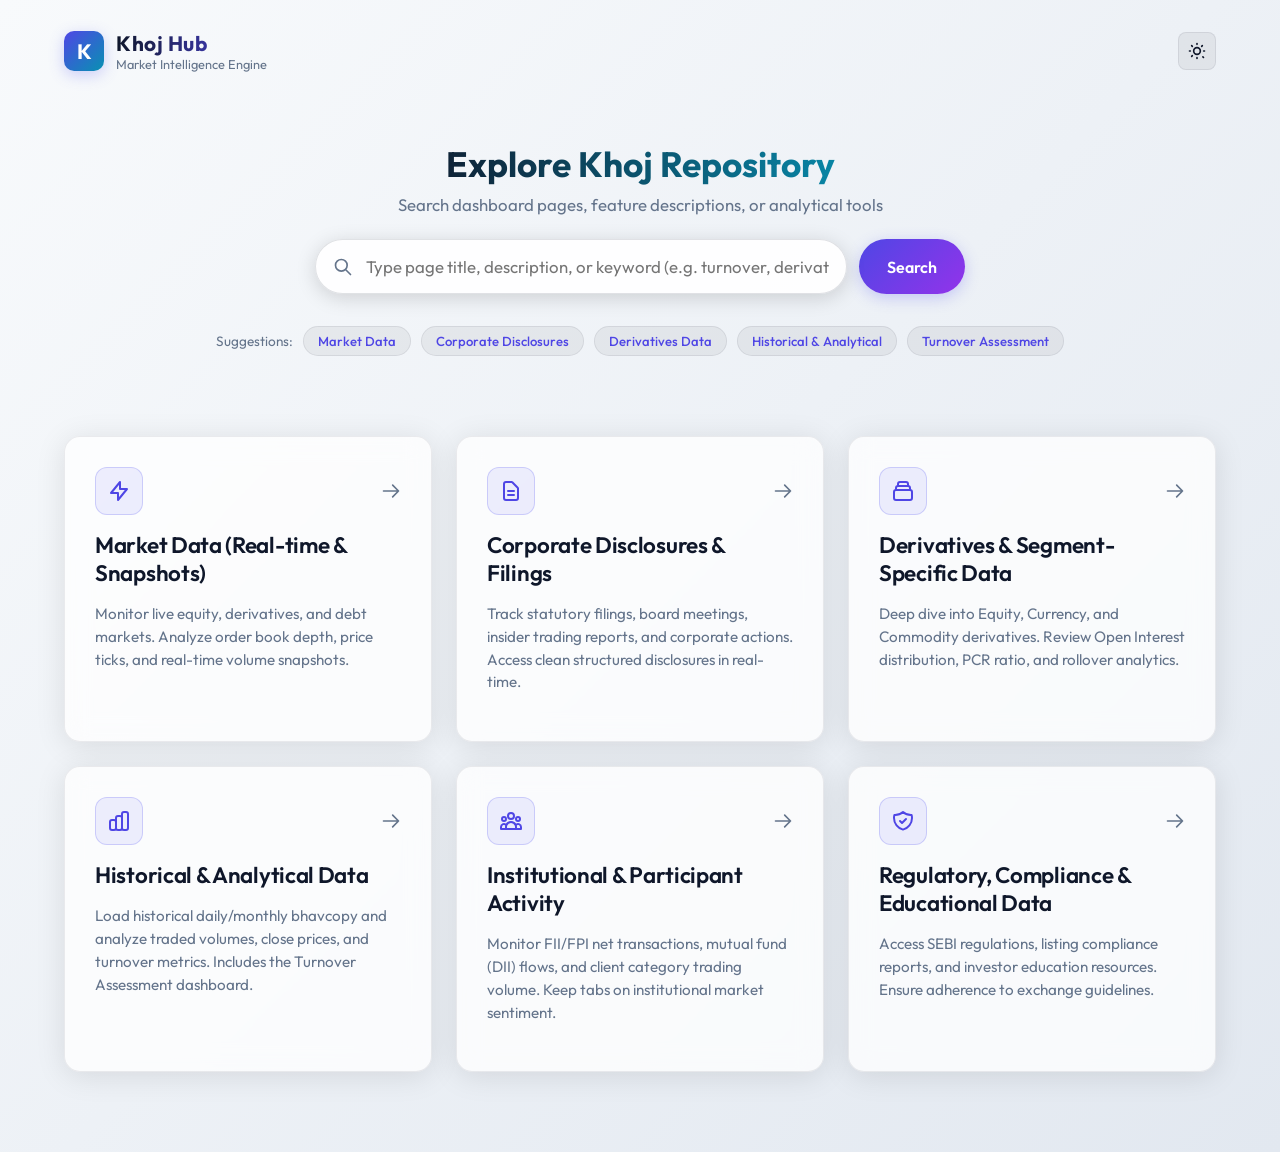
<file: index.html>
<!DOCTYPE html>
<html lang="en">
<head>
  <meta charset="UTF-8">
  <meta name="viewport" content="width=device-width, initial-scale=1.0">
  <title>Khoj Analytics Hub</title>
  <!-- Google Fonts: Outfit -->
  <link rel="preconnect" href="https://fonts.googleapis.com">
  <link rel="preconnect" href="https://fonts.gstatic.com" crossorigin>
  <link href="https://fonts.googleapis.com/css2?family=Outfit:wght@300;400;500;600;700&display=swap" rel="stylesheet">
  
  <style>
    :root {
      --bg-gradient-start: #090d16;
      --bg-gradient-end: #121829;
      --card-bg: rgba(22, 28, 45, 0.65);
      --card-border: rgba(255, 255, 255, 0.08);
      --text-main: #f3f4f6;
      --text-muted: #9ca3af;
      --accent-primary: #6366f1; /* Indigo */
      --accent-secondary: #06b6d4; /* Cyan */
      --accent-purple: #a855f7; /* Purple */
      --transition-speed: 0.3s;
      --logo-text-gradient-start: #ffffff;
      --logo-text-gradient-end: #c7d2fe;
      --search-bg: rgba(10, 14, 26, 0.6);
      --search-border: rgba(255, 255, 255, 0.08);
      --suggestion-bg: rgba(255, 255, 255, 0.05);
      --suggestion-hover-bg: rgba(99, 102, 241, 0.15);
      --suggestion-text: #c7d2fe;
    }

    body.light-theme {
      --bg-gradient-start: #f8fafc;
      --bg-gradient-end: #e2e8f0;
      --card-bg: rgba(255, 255, 255, 0.75);
      --card-border: rgba(15, 23, 42, 0.08);
      --text-main: #0f172a;
      --text-muted: #64748b;
      --accent-primary: #4f46e5;
      --accent-secondary: #0891b2;
      --accent-purple: #9333ea;
      --logo-text-gradient-start: #0f172a;
      --logo-text-gradient-end: #4f46e5;
      --search-bg: rgba(255, 255, 255, 0.9);
      --search-border: rgba(15, 23, 42, 0.12);
      --suggestion-bg: rgba(0, 0, 0, 0.05);
      --suggestion-hover-bg: rgba(79, 70, 229, 0.1);
      --suggestion-text: #4f46e5;
    }

    * {
      box-sizing: border-box;
      margin: 0;
      padding: 0;
    }

    body {
      font-family: 'Outfit', sans-serif;
      background: linear-gradient(135deg, var(--bg-gradient-start), var(--bg-gradient-end));
      color: var(--text-main);
      min-height: 100vh;
      overflow-x: hidden;
      display: flex;
      flex-direction: column;
      transition: background var(--transition-speed);
    }

    /* Header Styles */
    header {
      width: 100%;
      max-width: 1200px;
      margin: 0 auto;
      padding: 30px 24px;
      display: flex;
      justify-content: space-between;
      align-items: center;
    }

    .logo-container {
      display: flex;
      align-items: center;
      gap: 12px;
    }

    .logo-icon {
      width: 40px;
      height: 40px;
      background: linear-gradient(135deg, var(--accent-primary), var(--accent-secondary));
      border-radius: 10px;
      display: flex;
      align-items: center;
      justify-content: center;
      font-weight: 700;
      color: white;
      font-size: 1.3rem;
      box-shadow: 0 4px 15px rgba(99, 102, 241, 0.3);
    }

    .logo-text h1 {
      font-size: 1.3rem;
      font-weight: 700;
      background: linear-gradient(to right, var(--logo-text-gradient-start), var(--logo-text-gradient-end));
      -webkit-background-clip: text;
      -webkit-text-fill-color: transparent;
      letter-spacing: 0.5px;
    }

    .logo-text p {
      font-size: 0.8rem;
      color: var(--text-muted);
    }

    /* Theme Toggle */
    .theme-toggle-btn {
      background: var(--suggestion-bg);
      border: 1px solid var(--card-border);
      border-radius: 8px;
      width: 38px;
      height: 38px;
      display: flex;
      align-items: center;
      justify-content: center;
      cursor: pointer;
      color: var(--text-main);
      transition: all var(--transition-speed);
    }

    .theme-toggle-btn:hover {
      background: var(--suggestion-hover-bg);
      border-color: var(--accent-primary);
      transform: scale(1.05);
    }

    .theme-icon {
      width: 20px;
      height: 20px;
      stroke-width: 2.5;
    }

    .hidden {
      display: none !important;
    }

    /* Main Content */
    main {
      flex: 1;
      display: flex;
      flex-direction: column;
      align-items: center;
      justify-content: center;
      padding: 40px 24px 80px 24px;
      max-width: 1200px;
      width: 100%;
      margin: 0 auto;
    }

    /* Search Area */
    .search-section {
      width: 100%;
      text-align: center;
      margin-bottom: 60px;
      display: flex;
      flex-direction: column;
      align-items: center;
      gap: 24px;
    }

    .search-title h2 {
      font-size: 2.2rem;
      font-weight: 700;
      margin-bottom: 8px;
      background: linear-gradient(to right, var(--text-main), var(--accent-secondary));
      -webkit-background-clip: text;
      -webkit-text-fill-color: transparent;
    }

    .search-title p {
      font-size: 1.05rem;
      color: var(--text-muted);
    }

    .search-box-container {
      position: relative;
      width: 100%;
      max-width: 650px;
      display: flex;
      gap: 12px;
    }

    .search-input-wrapper {
      position: relative;
      flex: 1;
    }

    .search-icon-svg {
      position: absolute;
      left: 18px;
      top: 50%;
      transform: translateY(-50%);
      width: 20px;
      height: 20px;
      color: var(--text-muted);
      pointer-events: none;
    }

    .search-input {
      width: 100%;
      padding: 16px 16px 16px 50px;
      font-size: 1.05rem;
      font-family: inherit;
      color: var(--text-main);
      background: var(--search-bg);
      border: 1px solid var(--search-border);
      border-radius: 30px;
      outline: none;
      transition: all var(--transition-speed);
      box-shadow: 0 4px 20px rgba(0, 0, 0, 0.15);
    }

    .search-input:focus {
      border-color: var(--accent-primary);
      box-shadow: 0 4px 25px rgba(99, 102, 241, 0.25);
    }

    .search-btn {
      padding: 0 28px;
      font-size: 1rem;
      font-weight: 600;
      font-family: inherit;
      color: white;
      background: linear-gradient(135deg, var(--accent-primary), var(--accent-purple));
      border: none;
      border-radius: 30px;
      cursor: pointer;
      box-shadow: 0 4px 15px rgba(99, 102, 241, 0.3);
      transition: all var(--transition-speed);
      display: flex;
      align-items: center;
      justify-content: center;
    }

    .search-btn:hover {
      transform: translateY(-2px);
      box-shadow: 0 6px 20px rgba(99, 102, 241, 0.45);
    }

    .search-btn:active {
      transform: translateY(0);
    }

    /* Suggestions */
    .suggestions {
      display: flex;
      flex-wrap: wrap;
      justify-content: center;
      gap: 10px;
      margin-top: 8px;
    }

    .suggestion-label {
      font-size: 0.85rem;
      color: var(--text-muted);
      align-self: center;
    }

    .suggestion-tag {
      font-size: 0.82rem;
      padding: 6px 14px;
      background: var(--suggestion-bg);
      color: var(--suggestion-text);
      border: 1px solid var(--card-border);
      border-radius: 20px;
      cursor: pointer;
      transition: all var(--transition-speed);
      font-weight: 500;
    }

    .suggestion-tag:hover {
      background: var(--suggestion-hover-bg);
      border-color: var(--accent-primary);
      transform: translateY(-1px);
    }

    /* Card Grid */
    .grid-container {
      width: 100%;
      display: grid;
      grid-template-columns: repeat(auto-fit, minmax(320px, 1fr));
      gap: 24px;
      margin-top: 20px;
      transition: opacity var(--transition-speed), transform var(--transition-speed);
    }

    /* Card Styling */
    .dashboard-card {
      background: var(--card-bg);
      border: 1px solid var(--card-border);
      border-radius: 16px;
      padding: 30px;
      width: 100%;
      cursor: pointer;
      text-decoration: none;
      color: inherit;
      display: flex;
      flex-direction: column;
      gap: 16px;
      backdrop-filter: blur(12px);
      transition: all 0.4s cubic-bezier(0.165, 0.84, 0.44, 1), opacity 0.3s ease, order 0s;
      position: relative;
      box-shadow: 0 4px 30px rgba(0, 0, 0, 0.1);
      overflow: hidden;
      order: 0;
    }

    .dashboard-card.fade-out {
      opacity: 0.12;
      transform: scale(0.96);
      pointer-events: none;
      order: 99;
    }

    /* Neon Gradient Border Hover Effect */
    .dashboard-card::before {
      content: '';
      position: absolute;
      inset: 0;
      background: linear-gradient(135deg, var(--accent-primary), var(--accent-secondary), var(--accent-purple));
      opacity: 0;
      transition: opacity 0.4s;
      z-index: 0;
    }

    .dashboard-card-inner {
      position: relative;
      z-index: 1;
      display: flex;
      flex-direction: column;
      gap: 16px;
      width: 100%;
    }

    .dashboard-card:hover {
      transform: translateY(-6px) scale(1.01);
      box-shadow: 0 12px 40px rgba(99, 102, 241, 0.2);
      border-color: transparent;
    }

    .dashboard-card:hover::before {
      opacity: 0.15;
    }

    /* Card Icon */
    .card-header-row {
      display: flex;
      justify-content: space-between;
      align-items: center;
    }

    .card-icon-container {
      width: 48px;
      height: 48px;
      border-radius: 12px;
      background: rgba(99, 102, 241, 0.1);
      border: 1px solid rgba(99, 102, 241, 0.25);
      display: flex;
      align-items: center;
      justify-content: center;
      color: var(--accent-primary);
      transition: all var(--transition-speed);
    }

    .dashboard-card:hover .card-icon-container {
      background: var(--accent-primary);
      color: white;
      box-shadow: 0 0 15px rgba(99, 102, 241, 0.4);
    }

    .card-icon-svg {
      width: 24px;
      height: 24px;
    }

    .arrow-icon-svg {
      width: 20px;
      height: 20px;
      color: var(--text-muted);
      transition: transform var(--transition-speed), color var(--transition-speed);
    }

    .dashboard-card:hover .arrow-icon-svg {
      transform: translateX(5px);
      color: var(--accent-secondary);
    }

    /* Card Details */
    .card-title {
      font-size: 1.4rem;
      font-weight: 600;
      color: var(--text-main);
      letter-spacing: -0.3px;
    }

    .card-desc {
      font-size: 0.95rem;
      color: var(--text-muted);
      line-height: 1.5;
    }

    /* Expandable details list */
    .card-details-list {
      opacity: 0;
      max-height: 0;
      overflow: hidden;
      transform: translateY(10px);
      transition: all 0.5s cubic-bezier(0.165, 0.84, 0.44, 1);
      display: flex;
      flex-direction: column;
      gap: 10px;
      border-top: 1px solid rgba(255, 255, 255, 0.05);
      padding-top: 0;
    }

    body.light-theme .card-details-list {
      border-top-color: rgba(0, 0, 0, 0.05);
    }

    .dashboard-card:hover .card-details-list {
      opacity: 1;
      max-height: 260px; /* high enough to fit content */
      transform: translateY(0);
      padding-top: 16px;
      margin-top: 4px;
    }

    .detail-item {
      display: flex;
      align-items: center;
      gap: 10px;
      font-size: 0.88rem;
      color: var(--text-muted);
    }

    .detail-bullet {
      width: 6px;
      height: 6px;
      border-radius: 50%;
      background: var(--accent-secondary);
      flex-shrink: 0;
    }

    /* No search results view */
    .no-results {
      text-align: center;
      padding: 40px;
      color: var(--text-muted);
      display: none;
      flex-direction: column;
      align-items: center;
      gap: 12px;
    }

    .no-results-icon {
      width: 48px;
      height: 48px;
      color: var(--text-muted);
      opacity: 0.5;
    }

    /* .fade-out is now handled by .dashboard-card.fade-out above */

    /* Search results dropdown styles */
    .search-results-dropdown {
      position: absolute;
      top: calc(100% + 8px);
      left: 0;
      width: 100%;
      background: var(--card-bg);
      border: 1px solid var(--card-border);
      border-radius: 16px;
      max-height: 380px;
      overflow-y: auto;
      z-index: 100;
      box-shadow: 0 12px 40px rgba(0, 0, 0, 0.3);
      backdrop-filter: blur(16px);
      -webkit-backdrop-filter: blur(16px);
      text-align: left;
      display: flex;
      flex-direction: column;
    }

    .search-results-dropdown.hidden {
      display: none !important;
    }

    .search-result-item {
      padding: 14px 18px;
      border-bottom: 1px solid rgba(255, 255, 255, 0.05);
      cursor: pointer;
      display: flex;
      flex-direction: column;
      gap: 4px;
      transition: background var(--transition-speed), border-left var(--transition-speed);
      border-left: 3px solid transparent;
      text-decoration: none;
      color: inherit;
    }

    body.light-theme .search-result-item {
      border-bottom-color: rgba(0, 0, 0, 0.05);
    }

    .search-result-item:last-child {
      border-bottom: none;
      border-bottom-left-radius: 15px;
      border-bottom-right-radius: 15px;
    }

    .search-result-item:first-child {
      border-top-left-radius: 15px;
      border-top-right-radius: 15px;
    }

    .search-result-item:hover,
    .search-result-item.keyboard-active {
      background: var(--suggestion-hover-bg);
      border-left-color: var(--accent-primary);
      outline: none;
    }

    .result-header {
      display: flex;
      justify-content: space-between;
      align-items: center;
      gap: 12px;
    }

    .result-title {
      font-size: 1.1rem;
      font-weight: 600;
      color: var(--text-main);
      transition: color var(--transition-speed);
    }

    .search-result-item:hover .result-title,
    .search-result-item.keyboard-active .result-title {
      color: var(--accent-secondary);
    }

    .result-category {
      font-size: 0.72rem;
      font-weight: 600;
      color: var(--accent-primary);
      text-transform: uppercase;
      letter-spacing: 0.8px;
      background: rgba(99, 102, 241, 0.1);
      padding: 2px 8px;
      border-radius: 12px;
      border: 1px solid rgba(99, 102, 241, 0.2);
    }

    body.light-theme .result-category {
      background: rgba(79, 70, 229, 0.08);
      color: var(--accent-primary);
    }

    .result-subtitle {
      font-size: 0.88rem;
      font-weight: 500;
      color: var(--accent-purple);
    }

    .result-desc {
      font-size: 0.84rem;
      color: var(--text-muted);
      line-height: 1.45;
      margin-top: 2px;
    }

    .result-details {
      display: flex;
      flex-wrap: wrap;
      gap: 6px;
      margin-top: 6px;
    }

    .result-detail-tag {
      font-size: 0.76rem;
      color: var(--text-muted);
      background: rgba(255, 255, 255, 0.03);
      padding: 2px 6px;
      border-radius: 4px;
      border: 1px solid rgba(255, 255, 255, 0.05);
    }

    body.light-theme .result-detail-tag {
      background: rgba(0, 0, 0, 0.03);
      border-color: rgba(0, 0, 0, 0.05);
    }

    .search-highlight {
      background: rgba(99, 102, 241, 0.25);
      color: var(--accent-secondary);
      border-radius: 2px;
      padding: 0 2px;
      font-weight: 600;
    }

    body.light-theme .search-highlight {
      background: rgba(79, 70, 229, 0.15);
      color: var(--accent-primary);
    }

    .search-results-dropdown::-webkit-scrollbar {
      width: 6px;
    }
    .search-results-dropdown::-webkit-scrollbar-track {
      background: transparent;
    }
    .search-results-dropdown::-webkit-scrollbar-thumb {
      background: var(--card-border);
      border-radius: 3px;
    }
    .search-results-dropdown::-webkit-scrollbar-thumb:hover {
      background: var(--accent-primary);
    }
  </style>
</head>
<body class="light-theme">

  <!-- Header -->
  <header>
    <div class="logo-container">
      <div class="logo-icon">K</div>
      <div class="logo-text">
        <h1>Khoj Hub</h1>
        <p>Market Intelligence Engine</p>
      </div>
    </div>

    <button id="theme-toggle-btn" class="theme-toggle-btn" onclick="toggleTheme()" title="Toggle Theme" aria-label="Toggle Theme">
      <!-- Moon Icon -->
      <svg class="theme-icon moon-icon" xmlns="http://www.w3.org/2000/svg" fill="none" viewBox="0 0 24 24" stroke="currentColor">
        <path stroke-linecap="round" stroke-linejoin="round" stroke-width="2" d="M20.354 15.354A9 9 0 018.646 3.646 9.003 9.003 0 0012 21a9.003 9.003 0 008.354-5.646z" />
      </svg>
      <!-- Sun Icon -->
      <svg class="theme-icon sun-icon hidden" xmlns="http://www.w3.org/2000/svg" fill="none" viewBox="0 0 24 24" stroke="currentColor">
        <path stroke-linecap="round" stroke-linejoin="round" stroke-width="2" d="M12 3v1m0 16v1m9-9h-1M4 12H3m15.364-6.364l-.707.707M6.343 17.657l-.707.707m0-12.728l.707.707m12.728 12.728l.707.707M12 8a4 4 0 100 8 4 4 0 000-8z" />
      </svg>
    </button>
  </header>

  <!-- Main Content Area -->
  <main>
    
    <!-- Search Section -->
    <div class="search-section">
      <div class="search-title">
        <h2>Explore Khoj Repository</h2>
        <p>Search dashboard pages, feature descriptions, or analytical tools</p>
      </div>

      <div class="search-box-container">
        <div class="search-input-wrapper">
          <svg class="search-icon-svg" xmlns="http://www.w3.org/2000/svg" fill="none" viewBox="0 0 24 24" stroke="currentColor">
            <path stroke-linecap="round" stroke-linejoin="round" stroke-width="2" d="M21 21l-6-6m2-5a7 7 0 11-14 0 7 7 0 0114 0z" />
          </svg>
          <input type="text" id="repo-search" class="search-input" placeholder="Type page title, description, or keyword (e.g. turnover, derivatives)..." oninput="handleSearchInput(event)" onkeydown="handleSearchKey(event)" autocomplete="off">
          <div id="search-results-dropdown" class="search-results-dropdown hidden"></div>
        </div>
        <button class="search-btn" onclick="triggerSearchRedirect()">
          Search
        </button>
      </div>

      <!-- Suggestions -->
      <div class="suggestions">
        <span class="suggestion-label">Suggestions:</span>
        <span class="suggestion-tag" onclick="prefillSearch('Market Data')">Market Data</span>
        <span class="suggestion-tag" onclick="prefillSearch('Corporate Disclosures')">Corporate Disclosures</span>
        <span class="suggestion-tag" onclick="prefillSearch('Derivatives Data')">Derivatives Data</span>
        <span class="suggestion-tag" onclick="prefillSearch('Historical & Analytical')">Historical & Analytical</span>
        <span class="suggestion-tag" onclick="prefillSearch('Turnover Assessment')">Turnover Assessment</span>
      </div>
    </div>

    <!-- Tool Cards Grid -->
    <div class="grid-container" id="cards-grid">
      
      <!-- Card: Market Data (Real-time & Snapshots) -->
      <a href="javascript:void(0)" class="dashboard-card" id="card-market" onclick="handleCardClick('market_data.html')">
        <div class="dashboard-card-inner">
          <div class="card-header-row">
            <div class="card-icon-container">
              <svg class="card-icon-svg" xmlns="http://www.w3.org/2000/svg" fill="none" viewBox="0 0 24 24" stroke="currentColor">
                <path stroke-linecap="round" stroke-linejoin="round" stroke-width="2" d="M13 10V3L4 14h7v7l9-11h-7z" />
              </svg>
            </div>
            <svg class="arrow-icon-svg" xmlns="http://www.w3.org/2000/svg" fill="none" viewBox="0 0 24 24" stroke="currentColor">
              <path stroke-linecap="round" stroke-linejoin="round" stroke-width="2" d="M14 5l7 7m0 0l-7 7m7-7H3" />
            </svg>
          </div>
          
          <div class="card-title">Market Data (Real-time & Snapshots)</div>
          
          <div class="card-desc">
            Monitor live equity, derivatives, and debt markets. Analyze order book depth, price ticks, and real-time volume snapshots.
          </div>

          <!-- Hover Details list -->
          <div class="card-details-list">
            <div class="detail-item">
              <div class="detail-bullet"></div>
              <span><strong>Equity Market Snapshot:</strong> Real-time price actions and top gainers</span>
            </div>
            <div class="detail-item">
              <div class="detail-bullet"></div>
              <span><strong>Derivatives Depth:</strong> Live Open Interest (OI) updates</span>
            </div>
            <div class="detail-item">
              <div class="detail-bullet"></div>
              <span><strong>Debt & Money:</strong> Government bonds and call money rates</span>
            </div>
            <div class="detail-item">
              <div class="detail-bullet"></div>
              <span><strong>Live Tick Feeds:</strong> WebSocket high-frequency order book logs</span>
            </div>
          </div>
        </div>
      </a>

      <!-- Card: Corporate Disclosures & Filings -->
      <a href="javascript:void(0)" class="dashboard-card" id="card-disclosures" onclick="handleCardClick('corporate_disclosures.html')">
        <div class="dashboard-card-inner">
          <div class="card-header-row">
            <div class="card-icon-container">
              <svg class="card-icon-svg" xmlns="http://www.w3.org/2000/svg" fill="none" viewBox="0 0 24 24" stroke="currentColor">
                <path stroke-linecap="round" stroke-linejoin="round" stroke-width="2" d="M9 12h6m-6 4h6m2 5H7a2 2 0 01-2-2V5a2 2 0 012-2h5.586a1 1 0 01.707.293l5.414 5.414a1 1 0 01.293.707V19a2 2 0 01-2 2z" />
              </svg>
            </div>
            <svg class="arrow-icon-svg" xmlns="http://www.w3.org/2000/svg" fill="none" viewBox="0 0 24 24" stroke="currentColor">
              <path stroke-linecap="round" stroke-linejoin="round" stroke-width="2" d="M14 5l7 7m0 0l-7 7m7-7H3" />
            </svg>
          </div>
          
          <div class="card-title">Corporate Disclosures & Filings</div>
          
          <div class="card-desc">
            Track statutory filings, board meetings, insider trading reports, and corporate actions. Access clean structured disclosures in real-time.
          </div>

          <!-- Hover Details list -->
          <div class="card-details-list">
            <div class="detail-item">
              <div class="detail-bullet"></div>
              <span><strong>Financial Results:</strong> SEBI quarterly audits & statements</span>
            </div>
            <div class="detail-item">
              <div class="detail-bullet"></div>
              <span><strong>Shareholding Patterns:</strong> Promoter and institutional holdings</span>
            </div>
            <div class="detail-item">
              <div class="detail-bullet"></div>
              <span><strong>Insider Trading:</strong> Acquisition filings and Form C/D reports</span>
            </div>
            <div class="detail-item">
              <div class="detail-bullet"></div>
              <span><strong>Corporate Actions:</strong> Dividend splits and merger documents</span>
            </div>
          </div>
        </div>
      </a>

      <!-- Card: Derivatives & Segment-Specific Data -->
      <a href="javascript:void(0)" class="dashboard-card" id="card-derivatives" onclick="handleCardClick('derivatives_data.html')">
        <div class="dashboard-card-inner">
          <div class="card-header-row">
            <div class="card-icon-container">
              <svg class="card-icon-svg" xmlns="http://www.w3.org/2000/svg" fill="none" viewBox="0 0 24 24" stroke="currentColor">
                <path stroke-linecap="round" stroke-linejoin="round" stroke-width="2" d="M19 11H5m14 0a2 2 0 012 2v6a2 2 0 01-2 2H5a2 2 0 01-2-2v-6a2 2 0 012-2m14 0V9a2 2 0 00-2-2M5 11V9a2 2 0 012-2m0 0V5a2 2 0 012-2h6a2 2 0 012 2v2M7 7h10" />
              </svg>
            </div>
            <svg class="arrow-icon-svg" xmlns="http://www.w3.org/2000/svg" fill="none" viewBox="0 0 24 24" stroke="currentColor">
              <path stroke-linecap="round" stroke-linejoin="round" stroke-width="2" d="M14 5l7 7m0 0l-7 7m7-7H3" />
            </svg>
          </div>
          
          <div class="card-title">Derivatives & Segment-Specific Data</div>
          
          <div class="card-desc">
            Deep dive into Equity, Currency, and Commodity derivatives. Review Open Interest distribution, PCR ratio, and rollover analytics.
          </div>

          <!-- Hover Details list -->
          <div class="card-details-list">
            <div class="detail-item">
              <div class="detail-bullet"></div>
              <span><strong>Equity Derivatives:</strong> Option chain and futures stats</span>
            </div>
            <div class="detail-item">
              <div class="detail-bullet"></div>
              <span><strong>Currency F&O:</strong> USDINR, EURINR volume and contract charts</span>
            </div>
            <div class="detail-item">
              <div class="detail-bullet"></div>
              <span><strong>Commodity Data:</strong> Gold and crude oil contract margins</span>
            </div>
            <div class="detail-item">
              <div class="detail-bullet"></div>
              <span><strong>Interest Rate Futures:</strong> Yield-to-maturity tracking</span>
            </div>
          </div>
        </div>
      </a>

      <!-- Card: Historical & Analytical Data -->
      <a href="javascript:void(0)" class="dashboard-card" id="card-historical" onclick="handleCardClick('historical_analytical.html')">
        <div class="dashboard-card-inner">
          <div class="card-header-row">
            <div class="card-icon-container">
              <svg class="card-icon-svg" xmlns="http://www.w3.org/2000/svg" fill="none" viewBox="0 0 24 24" stroke="currentColor">
                <path stroke-linecap="round" stroke-linejoin="round" stroke-width="2" d="M9 19v-6a2 2 0 00-2-2H5a2 2 0 00-2 2v6a2 2 0 002 2h2a2 2 0 002-2m0 0V9a2 2 0 012-2h2a2 2 0 012 2v10m-6 0a2 2 0 002 2h2a2 2 0 002-2m0 0V5a2 2 0 012-2h2a2 2 0 012 2v14a2 2 0 01-2 2h-2a2 2 0 01-2-2z" />
              </svg>
            </div>
            <svg class="arrow-icon-svg" xmlns="http://www.w3.org/2000/svg" fill="none" viewBox="0 0 24 24" stroke="currentColor">
              <path stroke-linecap="round" stroke-linejoin="round" stroke-width="2" d="M14 5l7 7m0 0l-7 7m7-7H3" />
            </svg>
          </div>
          
          <div class="card-title">Historical & Analytical Data</div>
          
          <div class="card-desc">
            Load historical daily/monthly bhavcopy and analyze traded volumes, close prices, and turnover metrics. Includes the Turnover Assessment dashboard.
          </div>

          <!-- Hover Details list -->
          <div class="card-details-list">
            <div class="detail-item">
              <div class="detail-bullet"></div>
              <span><strong>Historical Turnover:</strong> Granular time-series switching</span>
            </div>
            <div class="detail-item">
              <div class="detail-bullet"></div>
              <span><strong>Historical Prices:</strong> Close prices and split adjustments</span>
            </div>
            <div class="detail-item">
              <div class="detail-bullet"></div>
              <span><strong>Index History:</strong> Nifty/Sensex aggregate index historical ratios</span>
            </div>
            <div class="detail-item">
              <div class="detail-bullet"></div>
              <span><strong>Data Archives:</strong> Bulk & block deal databases</span>
            </div>
          </div>
        </div>
      </a>

      <!-- Card: Institutional & Participant Activity -->
      <a href="javascript:void(0)" class="dashboard-card" id="card-institutional" onclick="handleCardClick('institutional_activity.html')">
        <div class="dashboard-card-inner">
          <div class="card-header-row">
            <div class="card-icon-container">
              <svg class="card-icon-svg" xmlns="http://www.w3.org/2000/svg" fill="none" viewBox="0 0 24 24" stroke="currentColor">
                <path stroke-linecap="round" stroke-linejoin="round" stroke-width="2" d="M17 20h5v-2a3 3 0 00-5.356-1.857M17 20H7m10 0v-2c0-.656-.126-1.283-.356-1.857M7 20H2v-2a3 3 0 015.356-1.857M7 20v-2c0-.656.126-1.283.356-1.857m0 0a5.002 5.002 0 019.288 0M15 7a3 3 0 11-6 0 3 3 0 016 0zm6 3a2 2 0 11-4 0 2 2 0 014 0zM7 10a2 2 0 11-4 0 2 2 0 014 0z" />
              </svg>
            </div>
            <svg class="arrow-icon-svg" xmlns="http://www.w3.org/2000/svg" fill="none" viewBox="0 0 24 24" stroke="currentColor">
              <path stroke-linecap="round" stroke-linejoin="round" stroke-width="2" d="M14 5l7 7m0 0l-7 7m7-7H3" />
            </svg>
          </div>
          
          <div class="card-title">Institutional & Participant Activity</div>
          
          <div class="card-desc">
            Monitor FII/FPI net transactions, mutual fund (DII) flows, and client category trading volume. Keep tabs on institutional market sentiment.
          </div>

          <!-- Hover Details list -->
          <div class="card-details-list">
            <div class="detail-item">
              <div class="detail-bullet"></div>
              <span><strong>FII/FPI Flows:</strong> Cash segment & derivative trading logs</span>
            </div>
            <div class="detail-item">
              <div class="detail-bullet"></div>
              <span><strong>DII Activities:</strong> Mutual fund aggregate asset tracking</span>
            </div>
            <div class="detail-item">
              <div class="detail-bullet"></div>
              <span><strong>Client Segment:</strong> Retail, HNI, and NRI volume shares</span>
            </div>
            <div class="detail-item">
              <div class="detail-bullet"></div>
              <span><strong>Margin Trading:</strong> Short interest and outstanding balances</span>
            </div>
          </div>
        </div>
      </a>

      <!-- Card: Regulatory, Compliance & Educational Data -->
      <a href="javascript:void(0)" class="dashboard-card" id="card-regulatory" onclick="handleCardClick('regulatory_compliance.html')">
        <div class="dashboard-card-inner">
          <div class="card-header-row">
            <div class="card-icon-container">
              <svg class="card-icon-svg" xmlns="http://www.w3.org/2000/svg" fill="none" viewBox="0 0 24 24" stroke="currentColor">
                <path stroke-linecap="round" stroke-linejoin="round" stroke-width="2" d="M9 12l2 2 4-4m5.618-4.016A11.955 11.955 0 0112 2.944a11.955 11.955 0 01-8.618 3.04A12.02 12.02 0 003 9c0 5.591 3.824 10.29 9 11.622 5.176-1.332 9-6.03 9-11.622 0-1.042-.133-2.052-.382-3.016z" />
              </svg>
            </div>
            <svg class="arrow-icon-svg" xmlns="http://www.w3.org/2000/svg" fill="none" viewBox="0 0 24 24" stroke="currentColor">
              <path stroke-linecap="round" stroke-linejoin="round" stroke-width="2" d="M14 5l7 7m0 0l-7 7m7-7H3" />
            </svg>
          </div>
          
          <div class="card-title">Regulatory, Compliance & Educational Data</div>
          
          <div class="card-desc">
            Access SEBI regulations, listing compliance reports, and investor education resources. Ensure adherence to exchange guidelines.
          </div>

          <!-- Hover Details list -->
          <div class="card-details-list">
            <div class="detail-item">
              <div class="detail-bullet"></div>
              <span><strong>SEBI Circulars:</strong> Rules, mandates, and policy releases</span>
            </div>
            <div class="detail-item">
              <div class="detail-bullet"></div>
              <span><strong>Listing Status:</strong> Corporate compliance checklists</span>
            </div>
            <div class="detail-item">
              <div class="detail-bullet"></div>
              <span><strong>Exchange Bylaws:</strong> Trading rules and circuit margins</span>
            </div>
            <div class="detail-item">
              <div class="detail-bullet"></div>
              <span><strong>Investor Education:</strong> FAQ guides and grievance forms</span>
            </div>
          </div>
        </div>
      </a>

    </div>

    <!-- No results container -->
    <div class="no-results" id="no-results-box">
      <svg class="no-results-icon" xmlns="http://www.w3.org/2000/svg" fill="none" viewBox="0 0 24 24" stroke="currentColor">
        <path stroke-linecap="round" stroke-linejoin="round" stroke-width="2" d="M9.172 16.172a4 4 0 015.656 0M9 10h.01M15 10h.01M21 12a9 9 0 11-18 0 9 9 0 0118 0z" />
      </svg>
      <h3>No matching tools found</h3>
      <p>Try searching for "RELIANCE", "Charts", "AMFI", or "Turnover".</p>
    </div>

  </main>

  <script>
    let keyboardSelectedIndex = -1;
    let visibleSearchResults = [];

    // Fallback data if JSON fetch fails (e.g. CORS on file:// protocol)
    const SEARCH_INDEX_FALLBACK = [
      {
        "title": "Market Data",
        "subtitle": "Real-time & Snapshots",
        "url": "market_data.html",
        "category": "Real-time Trading & Pricing",
        "description": "Monitor live equity, derivatives, and debt markets. Analyze order book depth, price ticks, and real-time volume snapshots. WebSocket high-frequency order book logs, bond yields, call money rates, and top gainers/losers.",
        "details": [
          "Equity Market Snapshot (prices & gainers)",
          "Derivatives Depth (live Open Interest)",
          "Debt & Money (government bonds & call money)",
          "Live Tick Feeds (WebSocket logs)"
        ]
      },
      {
        "title": "Corporate Disclosures & Filings",
        "subtitle": "SEBI Filings & Board Meetings",
        "url": "corporate_disclosures.html",
        "category": "Compliance & Corporate Actions",
        "description": "Track statutory filings, board meetings, insider trading reports, and corporate actions. Access clean structured disclosures, Shareholding Patterns, and promoters details in real-time.",
        "details": [
          "Financial Results (SEBI quarterly audits)",
          "Shareholding Patterns (promoter & institutional)",
          "Insider Trading (Form C/D acquisition filings)",
          "Corporate Actions (dividend splits & mergers)"
        ]
      },
      {
        "title": "Derivatives & Segment-Specific Data",
        "subtitle": "F&O Option Chains & Roll-overs",
        "url": "derivatives_data.html",
        "category": "F&O Analytics",
        "description": "Deep dive into Equity, Currency, and Commodity derivatives. Review Open Interest (OI) distribution, PCR ratio, yield-to-maturity tracking, and rollover analytics.",
        "details": [
          "Equity Derivatives (option chains & futures)",
          "Currency F&O (USDINR, EURINR volume charts)",
          "Commodity Data (gold & crude margins)",
          "Interest Rate Futures (YTM tracking)"
        ]
      },
      {
        "title": "Historical & Analytical Data",
        "subtitle": "Bhavcopy & Turnover Trends",
        "url": "historical_analytical.html",
        "category": "Historical Archives",
        "description": "Load historical daily and monthly bhavcopy and analyze traded volumes, close prices, and turnover metrics. Includes the Turnover Assessment dashboard and AMFI category/industry classification filters.",
        "details": [
          "Historical Turnover (granular time-series)",
          "Historical Prices (close prices & adjustments)",
          "Index History (Nifty & Sensex ratios)",
          "Data Archives (bulk & block deal databases)"
        ]
      },
      {
        "title": "Turnover Assessment Dashboard",
        "subtitle": "Equity Delivery & Traded Volume Analysis",
        "url": "turnover_assement.html",
        "category": "Historical Analytics",
        "description": "Analyze equity delivery turnover, daily and monthly volume trends, percentage delivery across stocks. Filter by cap sizes, delivery ranges, and export CSV/Excel reports.",
        "details": [
          "Daily & Monthly Turnover (granular analysis)",
          "Volume Trends & Delivery % ratios",
          "Sector & Cap-Size classifications",
          "Excel & CSV data exporting and downloads"
        ]
      },
      {
        "title": "Institutional & Participant Activity",
        "subtitle": "FII, FPI & DII Flows",
        "url": "institutional_activity.html",
        "category": "Market Participant Flow",
        "description": "Monitor FII/FPI net transactions, mutual fund (DII) flows, and client category trading volume. Keep tabs on institutional market sentiment and retail/HNI/NRI volume shares.",
        "details": [
          "FII/FPI Flows (cash & derivatives)",
          "DII Activities (mutual fund aggregates)",
          "Client Segment (retail & HNI volumes)",
          "Margin Trading (short sales & balances)"
        ]
      },
      {
        "title": "Regulatory, Compliance & Educational Data",
        "subtitle": "SEBI Mandates & Investor Resources",
        "url": "regulatory_compliance.html",
        "category": "Policy & Compliance",
        "description": "Access SEBI regulations, listing compliance reports, and investor education resources. Ensure adherence to exchange guidelines, bylaws, circuit margins, and grievance procedures.",
        "details": [
          "SEBI Circulars (policy mandates & updates)",
          "Listing Status (corporate compliance lists)",
          "Exchange Bylaws (trading rules & circuit margins)",
          "Investor Education (FAQ guides & grievance forms)"
        ]
      }
    ];

    // Initialize searchIndex immediately from fallback
    let searchIndex = SEARCH_INDEX_FALLBACK;

    // Load search index from file if possible
    async function loadSearchIndex() {
      try {
        const response = await fetch('search_index.json');
        if (response.ok) {
          const data = await response.json();
          if (Array.isArray(data) && data.length > 0) {
            searchIndex = data;
            console.log('Search index loaded dynamically from JSON.');
          }
        }
      } catch (error) {
        console.warn('Using local fallback search index:', error.message);
      }
    }

    // Initialize search index fetch
    loadSearchIndex();

    // Theme Management
    function toggleTheme() {
      const isLight = document.body.classList.toggle('light-theme');
      localStorage.setItem('theme', isLight ? 'light' : 'dark');
      syncThemeIcons(isLight);
    }

    function syncThemeIcons(isLight) {
      const sunIcon = document.querySelector('.sun-icon');
      const moonIcon = document.querySelector('.moon-icon');
      if (sunIcon && moonIcon) {
        if (isLight) {
          sunIcon.classList.remove('hidden');
          moonIcon.classList.add('hidden');
        } else {
          sunIcon.classList.add('hidden');
          moonIcon.classList.remove('hidden');
        }
      }
    }

    // Initialize Theme early
    (function() {
      const savedTheme = localStorage.getItem('theme');
      if (savedTheme === 'dark') {
        document.body.classList.remove('light-theme');
      } else {
        document.body.classList.add('light-theme');
      }
    })();

    window.addEventListener('DOMContentLoaded', () => {
      const savedTheme = localStorage.getItem('theme');
      syncThemeIcons(savedTheme !== 'dark');
    });

    // Search and Suggestion Handling
    function prefillSearch(term) {
      const input = document.getElementById('repo-search');
      input.value = term;
      input.focus();
      // Trigger matching & search dropdown
      matchCards(term);
      performSearch(term);
    }

    function handleSearchInput(e) {
      const val = e.target.value;
      matchCards(val);
      performSearch(val);
    }

    function handleSearchKey(e) {
      const dropdown = document.getElementById('search-results-dropdown');
      
      if (dropdown.classList.contains('hidden') || visibleSearchResults.length === 0) {
        if (e.key === 'Enter') {
          triggerSearchRedirect();
        }
        return;
      }

      if (e.key === 'ArrowDown') {
        e.preventDefault();
        keyboardSelectedIndex++;
        if (keyboardSelectedIndex >= visibleSearchResults.length) {
          keyboardSelectedIndex = 0;
        }
        updateKeyboardActiveItem();
      } else if (e.key === 'ArrowUp') {
        e.preventDefault();
        keyboardSelectedIndex--;
        if (keyboardSelectedIndex < 0) {
          keyboardSelectedIndex = visibleSearchResults.length - 1;
        }
        updateKeyboardActiveItem();
      } else if (e.key === 'Enter') {
        e.preventDefault();
        if (keyboardSelectedIndex >= 0 && keyboardSelectedIndex < visibleSearchResults.length) {
          handleResultItemClick(visibleSearchResults[keyboardSelectedIndex].url);
        } else {
          // Fallback to first result
          handleResultItemClick(visibleSearchResults[0].url);
        }
      } else if (e.key === 'Escape') {
        dropdown.classList.add('hidden');
      }
    }

    function updateKeyboardActiveItem() {
      const items = document.querySelectorAll('.search-result-item');
      items.forEach((item, idx) => {
        if (idx === keyboardSelectedIndex) {
          item.classList.add('keyboard-active');
          item.scrollIntoView({ block: 'nearest' });
        } else {
          item.classList.remove('keyboard-active');
        }
      });
    }

    // Filters AND reorders cards on the page based on searchIndex matches
    function matchCards(query) {
      const cleanQuery = query.toLowerCase().trim();
      const cardsGrid = document.getElementById('cards-grid');
      const noResults = document.getElementById('no-results-box');
      const cardIds = ['card-market', 'card-disclosures', 'card-derivatives', 'card-historical', 'card-institutional', 'card-regulatory'];
      
      if (!cleanQuery) {
        // Reset: remove fade-out and reset order for all cards
        cardIds.forEach((cardId, idx) => {
          const card = document.getElementById(cardId);
          if (card) {
            card.classList.remove('fade-out');
            card.style.order = idx;
          }
        });
        cardsGrid.style.display = 'grid';
        noResults.style.display = 'none';
        return;
      }

      const queryWords = cleanQuery.split(/\s+/).filter(Boolean);

      // Find which URLs match the query
      const matchedUrls = searchIndex.filter(item => {
        if (queryWords.length === 0) return false;
        return queryWords.every(word => {
          return item.title.toLowerCase().includes(word) ||
                 item.subtitle.toLowerCase().includes(word) ||
                 item.description.toLowerCase().includes(word) ||
                 item.category.toLowerCase().includes(word) ||
                 item.details.some(d => d.toLowerCase().includes(word));
        });
      }).map(item => item.url);

      const cardUrlMap = {
        'card-market': ['market_data.html'],
        'card-disclosures': ['corporate_disclosures.html'],
        'card-derivatives': ['derivatives_data.html'],
        'card-historical': ['historical_analytical.html', 'turnover_assement.html'],
        'card-institutional': ['institutional_activity.html'],
        'card-regulatory': ['regulatory_compliance.html']
      };

      let matchCount = 0;
      let matchOrder = 0;
      let nonMatchOrder = cardIds.length;

      // First pass: classify and assign order
      cardIds.forEach(cardId => {
        const card = document.getElementById(cardId);
        if (!card) return;
        const urls = cardUrlMap[cardId] || [];
        const isMatch = urls.some(url => matchedUrls.includes(url));

        if (isMatch) {
          card.classList.remove('fade-out');
          card.style.order = matchOrder++;
          matchCount++;
        } else {
          card.classList.add('fade-out');
          card.style.order = nonMatchOrder++;
        }
      });

      if (matchCount === 0) {
        cardsGrid.style.display = 'none';
        noResults.style.display = 'flex';
      } else {
        cardsGrid.style.display = 'grid';
        noResults.style.display = 'none';
      }
    }

    function getCardIdByUrl(url) {
      if (url === 'market_data.html') return 'card-market';
      if (url === 'corporate_disclosures.html') return 'card-disclosures';
      if (url === 'derivatives_data.html') return 'card-derivatives';
      if (url === 'historical_analytical.html' || url === 'turnover_assement.html') return 'card-historical';
      if (url === 'institutional_activity.html') return 'card-institutional';
      if (url === 'regulatory_compliance.html') return 'card-regulatory';
      return null;
    }

    function performSearch(query) {
      const cleanQuery = query.toLowerCase().trim();
      const dropdown = document.getElementById('search-results-dropdown');
      
      if (!cleanQuery) {
        dropdown.innerHTML = '';
        dropdown.classList.add('hidden');
        keyboardSelectedIndex = -1;
        visibleSearchResults = [];
        return;
      }

      const queryWords = cleanQuery.split(/\s+/).filter(Boolean);

      // Filter matched items (all query words must match in some field)
      const matches = searchIndex.filter(item => {
        if (queryWords.length === 0) return false;
        return queryWords.every(word => {
          return item.title.toLowerCase().includes(word) ||
                 item.subtitle.toLowerCase().includes(word) ||
                 item.description.toLowerCase().includes(word) ||
                 item.category.toLowerCase().includes(word) ||
                 item.details.some(d => d.toLowerCase().includes(word));
        });
      });

      // Direct/leaf pages (no own card on homepage) surface first
      const categoryPageUrls = new Set([
        'market_data.html', 'corporate_disclosures.html', 'derivatives_data.html',
        'historical_analytical.html', 'institutional_activity.html', 'regulatory_compliance.html'
      ]);
      matches.sort((a, b) => {
        const aIsDirect = !categoryPageUrls.has(a.url) ? 0 : 1;
        const bIsDirect = !categoryPageUrls.has(b.url) ? 0 : 1;
        return aIsDirect - bIsDirect;
      });

      visibleSearchResults = matches.slice(0, 4);

      if (visibleSearchResults.length === 0) {
        dropdown.innerHTML = `
          <div style="padding: 18px; text-align: center; color: var(--text-muted); font-size: 0.9rem;">
            No matching pages found for "${escapeHtml(query)}"
          </div>
        `;
        dropdown.classList.remove('hidden');
        keyboardSelectedIndex = -1;
        return;
      }

      keyboardSelectedIndex = -1;
      
      // Render dropdown items
      dropdown.innerHTML = visibleSearchResults.map((item, idx) => {
        const highlightedTitle = highlightTerm(item.title, cleanQuery);
        const highlightedSubtitle = highlightTerm(item.subtitle, cleanQuery);
        const highlightedDesc = highlightTerm(item.description, cleanQuery);
        const highlightedCategory = highlightTerm(item.category, cleanQuery);
        
        const detailTags = item.details
          .map(d => `<span class="result-detail-tag">${highlightTerm(d, cleanQuery)}</span>`)
          .join('');

        return `
          <div class="search-result-item" data-index="${idx}" onclick="handleResultItemClick('${item.url}')">
            <div class="result-header">
              <span class="result-title">${highlightedTitle}</span>
              <span class="result-category">${highlightedCategory}</span>
            </div>
            <div class="result-subtitle">${highlightedSubtitle}</div>
            <div class="result-desc">${highlightedDesc}</div>
            <div class="result-details">${detailTags}</div>
          </div>
        `;
      }).join('');

      dropdown.classList.remove('hidden');
    }

    // Helper to highlight matches of each query word using mark tags
    function highlightTerm(text, query) {
      if (!query) return text;
      const words = query.split(/\s+/).filter(Boolean);
      if (words.length === 0) return text;

      let highlightedText = text;
      // Sort words by length descending to match longer phrases/words first
      const sortedWords = [...new Set(words)].sort((a, b) => b.length - a.length);

      sortedWords.forEach(word => {
        const escapedWord = word.replace(/[-\/\\^$*+?.()|[\]{}]/g, '\\$&');
        // Avoid matching query word inside already created HTML tags/attributes
        const regex = new RegExp(`(${escapedWord})(?![^<>]*>)`, 'gi');
        highlightedText = highlightedText.replace(regex, '<mark class="search-highlight">$1</mark>');
      });

      return highlightedText;
    }

    function escapeHtml(str) {
      return str
        .replace(/&/g, '&amp;')
        .replace(/</g, '&lt;')
        .replace(/>/g, '&gt;')
        .replace(/"/g, '&quot;')
        .replace(/'/g, '&#039;');
    }

    function handleResultItemClick(url) {
      window.location.href = url;
    }

    function handleCardClick(baseUrl) {
      const query = document.getElementById('repo-search').value.trim();
      if (query) {
        const isToolKeywordOnly = ['chart', 'charts', 'data', 'turnover', 'historial', 'historical', 'analytical', 'amfi'].includes(query.toLowerCase());
        
        if (!isToolKeywordOnly) {
          window.location.href = `${baseUrl}?search=${encodeURIComponent(query)}`;
          return;
        }
      }
      window.location.href = baseUrl;
    }

    function triggerSearchRedirect() {
      if (visibleSearchResults.length > 0) {
        handleResultItemClick(visibleSearchResults[0].url);
      } else {
        window.location.href = 'historical_analytical.html';
      }
    }

    // Dismiss dropdown on click outside
    document.addEventListener('click', (e) => {
      const searchBox = document.querySelector('.search-box-container');
      const dropdown = document.getElementById('search-results-dropdown');
      if (searchBox && !searchBox.contains(e.target)) {
        dropdown.classList.add('hidden');
      }
    });

    // Re-show dropdown on input focus if it has value
    window.addEventListener('DOMContentLoaded', () => {
      const searchInput = document.getElementById('repo-search');
      if (searchInput) {
        searchInput.addEventListener('focus', (e) => {
          if (e.target.value.trim()) {
            performSearch(e.target.value);
          }
        });
      }
    });
  </script>
</body>
</html>
</file>
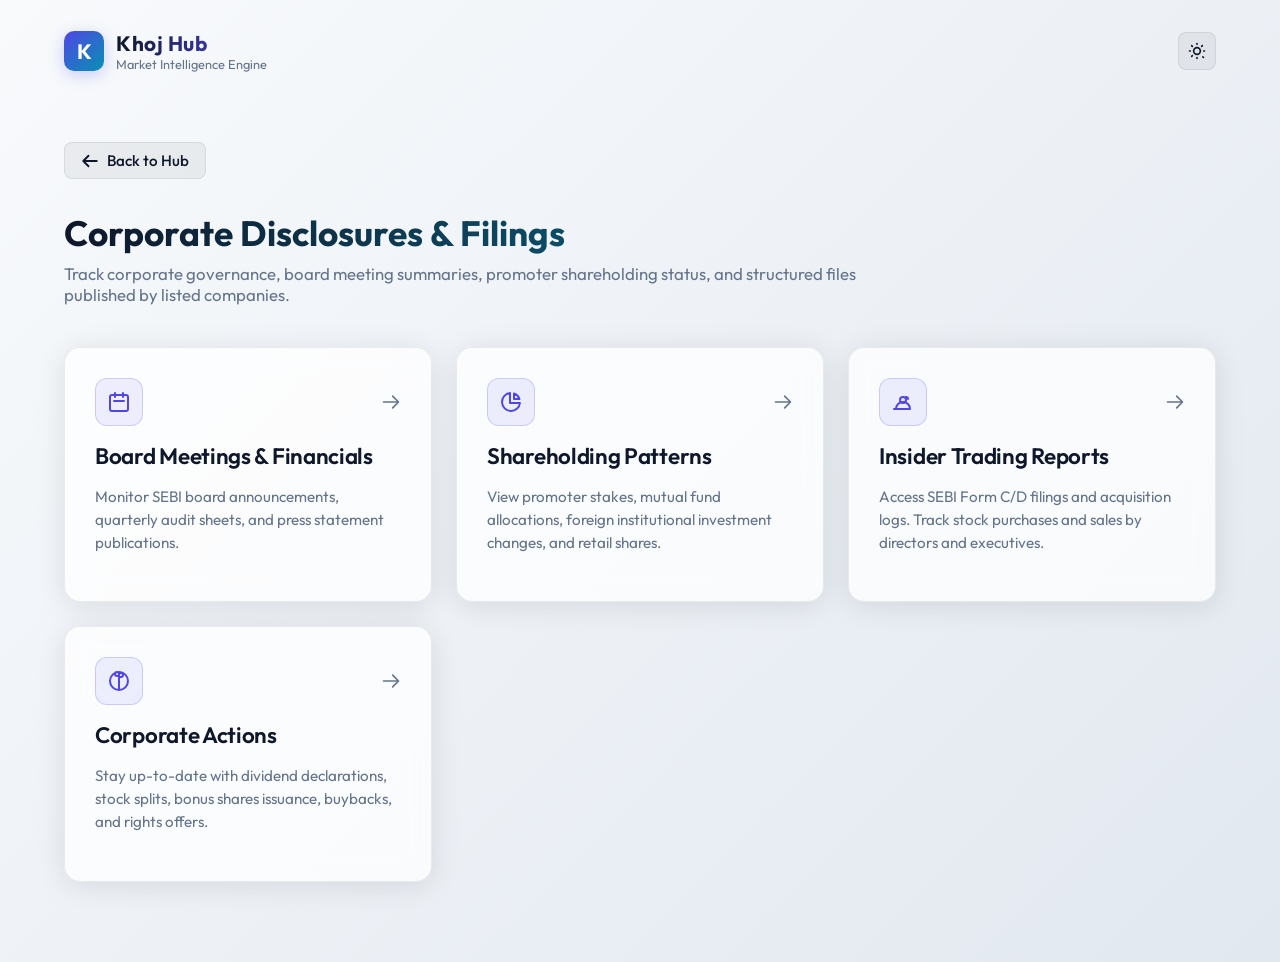
<file: corporate_disclosures.html>
<!DOCTYPE html>
<html lang="en">
<head>
  <meta charset="UTF-8">
  <meta name="viewport" content="width=device-width, initial-scale=1.0">
  <title>Corporate Disclosures - Khoj Hub</title>
  <!-- Google Fonts: Outfit -->
  <link rel="preconnect" href="https://fonts.googleapis.com">
  <link rel="preconnect" href="https://fonts.gstatic.com" crossorigin>
  <link href="https://fonts.googleapis.com/css2?family=Outfit:wght@300;400;500;600;700&display=swap" rel="stylesheet">
  
  <style>
    :root {
      --bg-gradient-start: #090d16;
      --bg-gradient-end: #121829;
      --card-bg: rgba(22, 28, 45, 0.65);
      --card-border: rgba(255, 255, 255, 0.08);
      --text-main: #f3f4f6;
      --text-muted: #9ca3af;
      --accent-primary: #6366f1; /* Indigo */
      --accent-secondary: #06b6d4; /* Cyan */
      --accent-purple: #a855f7; /* Purple */
      --transition-speed: 0.3s;
      --logo-text-gradient-start: #ffffff;
      --logo-text-gradient-end: #c7d2fe;
      --suggestion-bg: rgba(255, 255, 255, 0.05);
      --suggestion-hover-bg: rgba(99, 102, 241, 0.15);
      --suggestion-text: #c7d2fe;
    }

    body.light-theme {
      --bg-gradient-start: #f8fafc;
      --bg-gradient-end: #e2e8f0;
      --card-bg: rgba(255, 255, 255, 0.75);
      --card-border: rgba(15, 23, 42, 0.08);
      --text-main: #0f172a;
      --text-muted: #64748b;
      --accent-primary: #4f46e5;
      --accent-secondary: #0891b2;
      --accent-purple: #9333ea;
      --logo-text-gradient-start: #0f172a;
      --logo-text-gradient-end: #4f46e5;
      --suggestion-bg: rgba(0, 0, 0, 0.05);
      --suggestion-hover-bg: rgba(79, 70, 229, 0.1);
      --suggestion-text: #4f46e5;
    }

    * {
      box-sizing: border-box;
      margin: 0;
      padding: 0;
    }

    body {
      font-family: 'Outfit', sans-serif;
      background: linear-gradient(135deg, var(--bg-gradient-start), var(--bg-gradient-end));
      color: var(--text-main);
      min-height: 100vh;
      overflow-x: hidden;
      display: flex;
      flex-direction: column;
      transition: background var(--transition-speed);
    }

    /* Header Styles */
    header {
      width: 100%;
      max-width: 1200px;
      margin: 0 auto;
      padding: 30px 24px;
      display: flex;
      justify-content: space-between;
      align-items: center;
    }

    .logo-container {
      display: flex;
      align-items: center;
      gap: 12px;
      text-decoration: none;
    }

    .logo-icon {
      width: 40px;
      height: 40px;
      background: linear-gradient(135deg, var(--accent-primary), var(--accent-secondary));
      border-radius: 10px;
      display: flex;
      align-items: center;
      justify-content: center;
      font-weight: 700;
      color: white;
      font-size: 1.3rem;
      box-shadow: 0 4px 15px rgba(99, 102, 241, 0.3);
    }

    .logo-text h1 {
      font-size: 1.3rem;
      font-weight: 700;
      background: linear-gradient(to right, var(--logo-text-gradient-start), var(--logo-text-gradient-end));
      -webkit-background-clip: text;
      -webkit-text-fill-color: transparent;
      letter-spacing: 0.5px;
    }

    .logo-text p {
      font-size: 0.8rem;
      color: var(--text-muted);
    }

    /* Theme Toggle */
    .theme-toggle-btn {
      background: var(--suggestion-bg);
      border: 1px solid var(--card-border);
      border-radius: 8px;
      width: 38px;
      height: 38px;
      display: flex;
      align-items: center;
      justify-content: center;
      cursor: pointer;
      color: var(--text-main);
      transition: all var(--transition-speed);
    }

    .theme-toggle-btn:hover {
      background: var(--suggestion-hover-bg);
      border-color: var(--accent-primary);
      transform: scale(1.05);
    }

    .theme-icon {
      width: 20px;
      height: 20px;
      stroke-width: 2.5;
    }

    .hidden {
      display: none !important;
    }

    /* Main Content */
    main {
      flex: 1;
      display: flex;
      flex-direction: column;
      padding: 40px 24px 80px 24px;
      max-width: 1200px;
      width: 100%;
      margin: 0 auto;
      gap: 32px;
    }

    /* Navigation Bar */
    .nav-bar {
      display: flex;
      justify-content: space-between;
      align-items: center;
      width: 100%;
    }

    .back-btn {
      display: flex;
      align-items: center;
      gap: 8px;
      color: var(--text-main);
      text-decoration: none;
      font-size: 0.95rem;
      font-weight: 500;
      padding: 8px 16px;
      background: var(--suggestion-bg);
      border: 1px solid var(--card-border);
      border-radius: 8px;
      transition: all var(--transition-speed);
    }

    .back-btn:hover {
      background: var(--suggestion-hover-bg);
      border-color: var(--accent-primary);
      transform: translateX(-4px);
    }

    .back-btn-icon {
      width: 18px;
      height: 18px;
    }

    /* Page Header */
    .page-header {
      width: 100%;
    }

    .page-title {
      font-size: 2.2rem;
      font-weight: 700;
      margin-bottom: 8px;
      background: linear-gradient(to right, var(--text-main), var(--accent-secondary));
      -webkit-background-clip: text;
      -webkit-text-fill-color: transparent;
    }

    .page-desc {
      font-size: 1.05rem;
      color: var(--text-muted);
      max-width: 800px;
    }

    /* Grid Layout */
    .grid-container {
      width: 100%;
      display: grid;
      grid-template-columns: repeat(auto-fit, minmax(320px, 1fr));
      gap: 24px;
      margin-top: 10px;
    }

    /* Card Styling */
    .dashboard-card {
      background: var(--card-bg);
      border: 1px solid var(--card-border);
      border-radius: 16px;
      padding: 30px;
      width: 100%;
      cursor: pointer;
      text-decoration: none;
      color: inherit;
      display: flex;
      flex-direction: column;
      gap: 16px;
      backdrop-filter: blur(12px);
      transition: all 0.4s cubic-bezier(0.165, 0.84, 0.44, 1);
      position: relative;
      box-shadow: 0 4px 30px rgba(0, 0, 0, 0.1);
      overflow: hidden;
    }

    /* Neon Gradient Border Hover Effect */
    .dashboard-card::before {
      content: '';
      position: absolute;
      inset: 0;
      background: linear-gradient(135deg, var(--accent-primary), var(--accent-secondary), var(--accent-purple));
      opacity: 0;
      transition: opacity 0.4s;
      z-index: 0;
    }

    .dashboard-card-inner {
      position: relative;
      z-index: 1;
      display: flex;
      flex-direction: column;
      gap: 16px;
      width: 100%;
    }

    .dashboard-card:hover {
      transform: translateY(-6px) scale(1.01);
      box-shadow: 0 12px 40px rgba(99, 102, 241, 0.2);
      border-color: transparent;
    }

    .dashboard-card:hover::before {
      opacity: 0.15;
    }

    /* Card Icon */
    .card-header-row {
      display: flex;
      justify-content: space-between;
      align-items: center;
    }

    .card-icon-container {
      width: 48px;
      height: 48px;
      border-radius: 12px;
      background: rgba(99, 102, 241, 0.1);
      border: 1px solid rgba(99, 102, 241, 0.25);
      display: flex;
      align-items: center;
      justify-content: center;
      color: var(--accent-primary);
      transition: all var(--transition-speed);
    }

    .dashboard-card:hover .card-icon-container {
      background: var(--accent-primary);
      color: white;
      box-shadow: 0 0 15px rgba(99, 102, 241, 0.4);
    }

    .card-icon-svg {
      width: 24px;
      height: 24px;
    }

    .arrow-icon-svg {
      width: 20px;
      height: 20px;
      color: var(--text-muted);
      transition: transform var(--transition-speed), color var(--transition-speed);
    }

    .dashboard-card:hover .arrow-icon-svg {
      transform: translateX(5px);
      color: var(--accent-secondary);
    }

    /* Card Details */
    .card-title {
      font-size: 1.4rem;
      font-weight: 600;
      color: var(--text-main);
      letter-spacing: -0.3px;
    }

    .card-desc {
      font-size: 0.95rem;
      color: var(--text-muted);
      line-height: 1.5;
    }

    /* Details List */
    .card-details-list {
      opacity: 0;
      max-height: 0;
      overflow: hidden;
      transform: translateY(10px);
      transition: all 0.5s cubic-bezier(0.165, 0.84, 0.44, 1);
      display: flex;
      flex-direction: column;
      gap: 10px;
      border-top: 1px solid rgba(255, 255, 255, 0.05);
      padding-top: 0;
    }

    body.light-theme .card-details-list {
      border-top-color: rgba(0, 0, 0, 0.05);
    }

    .dashboard-card:hover .card-details-list {
      opacity: 1;
      max-height: 260px; /* high enough to fit content */
      transform: translateY(0);
      padding-top: 16px;
      margin-top: 4px;
    }

    .detail-item {
      display: flex;
      align-items: center;
      gap: 10px;
      font-size: 0.88rem;
      color: var(--text-muted);
    }

    .detail-bullet {
      width: 6px;
      height: 6px;
      border-radius: 50%;
      background: var(--accent-secondary);
      flex-shrink: 0;
    }
  </style>
</head>
<body class="light-theme">

  <!-- Header -->
  <header>
    <a href="index.html" class="logo-container">
      <div class="logo-icon">K</div>
      <div class="logo-text">
        <h1>Khoj Hub</h1>
        <p>Market Intelligence Engine</p>
      </div>
    </a>

    <button id="theme-toggle-btn" class="theme-toggle-btn" onclick="toggleTheme()" title="Toggle Theme" aria-label="Toggle Theme">
      <!-- Moon Icon -->
      <svg class="theme-icon moon-icon" xmlns="http://www.w3.org/2000/svg" fill="none" viewBox="0 0 24 24" stroke="currentColor">
        <path stroke-linecap="round" stroke-linejoin="round" stroke-width="2" d="M20.354 15.354A9 9 0 018.646 3.646 9.003 9.003 0 0012 21a9.003 9.003 0 008.354-5.646z" />
      </svg>
      <!-- Sun Icon -->
      <svg class="theme-icon sun-icon hidden" xmlns="http://www.w3.org/2000/svg" fill="none" viewBox="0 0 24 24" stroke="currentColor">
        <path stroke-linecap="round" stroke-linejoin="round" stroke-width="2" d="M12 3v1m0 16v1m9-9h-1M4 12H3m15.364-6.364l-.707.707M6.343 17.657l-.707.707m0-12.728l.707.707m12.728 12.728l.707.707M12 8a4 4 0 100 8 4 4 0 000-8z" />
      </svg>
    </button>
  </header>

  <!-- Main Content Area -->
  <main>
    <!-- Navigation Bar -->
    <div class="nav-bar">
      <a href="index.html" class="back-btn">
        <svg class="back-btn-icon" xmlns="http://www.w3.org/2000/svg" fill="none" viewBox="0 0 24 24" stroke="currentColor">
          <path stroke-linecap="round" stroke-linejoin="round" stroke-width="2.5" d="M10 19l-7-7m0 0l7-7m-7 7h18" />
        </svg>
        Back to Hub
      </a>
    </div>

    <!-- Page Header -->
    <div class="page-header">
      <h2 class="page-title">Corporate Disclosures & Filings</h2>
      <p class="page-desc">
        Track corporate governance, board meeting summaries, promoter shareholding status, and structured files published by listed companies.
      </p>
    </div>

    <!-- Tool Cards Grid -->
    <div class="grid-container">
      
      <!-- Card: Board Meetings & Financials -->
      <div class="dashboard-card">
        <div class="dashboard-card-inner">
          <div class="card-header-row">
            <div class="card-icon-container">
              <svg class="card-icon-svg" xmlns="http://www.w3.org/2000/svg" fill="none" viewBox="0 0 24 24" stroke="currentColor">
                <path stroke-linecap="round" stroke-linejoin="round" stroke-width="2" d="M8 7V3m8 4V3m-9 8h10M5 21h14a2 2 0 002-2V7a2 2 0 00-2-2H5a2 2 0 00-2 2v12a2 2 0 002 2z" />
              </svg>
            </div>
            <svg class="arrow-icon-svg" xmlns="http://www.w3.org/2000/svg" fill="none" viewBox="0 0 24 24" stroke="currentColor">
              <path stroke-linecap="round" stroke-linejoin="round" stroke-width="2" d="M14 5l7 7m0 0l-7 7m7-7H3" />
            </svg>
          </div>
          
          <div class="card-title">Board Meetings & Financials</div>
          <div class="card-desc">
            Monitor SEBI board announcements, quarterly audit sheets, and press statement publications.
          </div>

          <div class="card-details-list">
            <div class="detail-item">
              <div class="detail-bullet"></div>
              <span><strong>Board Decisions:</strong> Track dividend declarations and acquisitions</span>
            </div>
            <div class="detail-item">
              <div class="detail-bullet"></div>
              <span><strong>Financial Audits:</strong> Download quarterly and annual balance sheets</span>
            </div>
            <div class="detail-item">
              <div class="detail-bullet"></div>
              <span><span><strong>Public Press Releases:</strong> Instant access to management briefs</span></span>
            </div>
          </div>
        </div>
      </div>

      <!-- Card: Shareholding Patterns -->
      <div class="dashboard-card">
        <div class="dashboard-card-inner">
          <div class="card-header-row">
            <div class="card-icon-container">
              <svg class="card-icon-svg" xmlns="http://www.w3.org/2000/svg" fill="none" viewBox="0 0 24 24" stroke="currentColor">
                <path stroke-linecap="round" stroke-linejoin="round" stroke-width="2" d="M11 3.055A9.001 9.001 0 1020.945 13H11V3.055z" />
                <path stroke-linecap="round" stroke-linejoin="round" stroke-width="2" d="M20.488 9H15V3.512A9.025 9.025 0 0120.488 9z" />
              </svg>
            </div>
            <svg class="arrow-icon-svg" xmlns="http://www.w3.org/2000/svg" fill="none" viewBox="0 0 24 24" stroke="currentColor">
              <path stroke-linecap="round" stroke-linejoin="round" stroke-width="2" d="M14 5l7 7m0 0l-7 7m7-7H3" />
            </svg>
          </div>
          
          <div class="card-title">Shareholding Patterns</div>
          <div class="card-desc">
            View promoter stakes, mutual fund allocations, foreign institutional investment changes, and retail shares.
          </div>

          <div class="card-details-list">
            <div class="detail-item">
              <div class="detail-bullet"></div>
              <span><strong>Promoter Holdings:</strong> Track pledge status and modifications</span>
            </div>
            <div class="detail-item">
              <div class="detail-bullet"></div>
              <span><strong>FII & DII Inflow:</strong> Review institutional ownership shifts</span>
            </div>
            <div class="detail-item">
              <div class="detail-bullet"></div>
              <span><strong>Public Free Float:</strong> Access general public ownership distributions</span>
            </div>
          </div>
        </div>
      </div>

      <!-- Card: Insider Trading Reports -->
      <div class="dashboard-card">
        <div class="dashboard-card-inner">
          <div class="card-header-row">
            <div class="card-icon-container">
              <svg class="card-icon-svg" xmlns="http://www.w3.org/2000/svg" fill="none" viewBox="0 0 24 24" stroke="currentColor">
                <path stroke-linecap="round" stroke-linejoin="round" stroke-width="2" d="M15 7a2 2 0 012 2m-5 4a3 3 0 100-6 3 3 0 000 6zm-7 6a7 7 0 0114 0H3z" />
              </svg>
            </div>
            <svg class="arrow-icon-svg" xmlns="http://www.w3.org/2000/svg" fill="none" viewBox="0 0 24 24" stroke="currentColor">
              <path stroke-linecap="round" stroke-linejoin="round" stroke-width="2" d="M14 5l7 7m0 0l-7 7m7-7H3" />
            </svg>
          </div>
          
          <div class="card-title">Insider Trading Reports</div>
          <div class="card-desc">
            Access SEBI Form C/D filings and acquisition logs. Track stock purchases and sales by directors and executives.
          </div>

          <div class="card-details-list">
            <div class="detail-item">
              <div class="detail-bullet"></div>
              <span><strong>Form C & D Logs:</strong> Search transaction details by employee name</span>
            </div>
            <div class="detail-item">
              <div class="detail-bullet"></div>
              <span><strong>Block Trading Alerts:</strong> Spot key management asset swaps</span>
            </div>
            <div class="detail-item">
              <div class="detail-bullet"></div>
              <span><strong>Founder Pledges:</strong> Monitor collateral changes and releases</span>
            </div>
          </div>
        </div>
      </div>

      <!-- Card: Corporate Actions -->
      <div class="dashboard-card">
        <div class="dashboard-card-inner">
          <div class="card-header-row">
            <div class="card-icon-container">
              <svg class="card-icon-svg" xmlns="http://www.w3.org/2000/svg" fill="none" viewBox="0 0 24 24" stroke="currentColor">
                <path stroke-linecap="round" stroke-linejoin="round" stroke-width="2" d="M12 8v13m0-13V6a2 2 0 112 2h-2zm0 0V5a2 2 0 10-2 2h2zm0 8h.01M21 12a9 9 0 11-18 0 9 9 0 0118 0z" />
              </svg>
            </div>
            <svg class="arrow-icon-svg" xmlns="http://www.w3.org/2000/svg" fill="none" viewBox="0 0 24 24" stroke="currentColor">
              <path stroke-linecap="round" stroke-linejoin="round" stroke-width="2" d="M14 5l7 7m0 0l-7 7m7-7H3" />
            </svg>
          </div>
          
          <div class="card-title">Corporate Actions</div>
          <div class="card-desc">
            Stay up-to-date with dividend declarations, stock splits, bonus shares issuance, buybacks, and rights offers.
          </div>

          <div class="card-details-list">
            <div class="detail-item">
              <div class="detail-bullet"></div>
              <span><strong>Ex & Record Dates:</strong> Accurate payout timeline schedules</span>
            </div>
            <div class="detail-item">
              <div class="detail-bullet"></div>
              <span><strong>Capital Changes:</strong> Splits adjustments and dilution ratios</span>
            </div>
            <div class="detail-item">
              <div class="detail-bullet"></div>
              <span><strong>Buyback Tenders:</strong> Price parameters and eligibility percentages</span>
            </div>
          </div>
        </div>
      </div>

    </div>
  </main>

  <script>
    // Theme Management
    function toggleTheme() {
      const isLight = document.body.classList.toggle('light-theme');
      localStorage.setItem('theme', isLight ? 'light' : 'dark');
      syncThemeIcons(isLight);
    }

    function syncThemeIcons(isLight) {
      const sunIcon = document.querySelector('.sun-icon');
      const moonIcon = document.querySelector('.moon-icon');
      if (sunIcon && moonIcon) {
        if (isLight) {
          sunIcon.classList.remove('hidden');
          moonIcon.classList.add('hidden');
        } else {
          sunIcon.classList.add('hidden');
          moonIcon.classList.remove('hidden');
        }
      }
    }

    // Initialize Theme early
    (function() {
      const savedTheme = localStorage.getItem('theme');
      if (savedTheme === 'dark') {
        document.body.classList.remove('light-theme');
      } else {
        document.body.classList.add('light-theme');
      }
    })();

    window.addEventListener('DOMContentLoaded', () => {
      const savedTheme = localStorage.getItem('theme');
      syncThemeIcons(savedTheme !== 'dark');
    });
  </script>
</body>
</html>
</file>
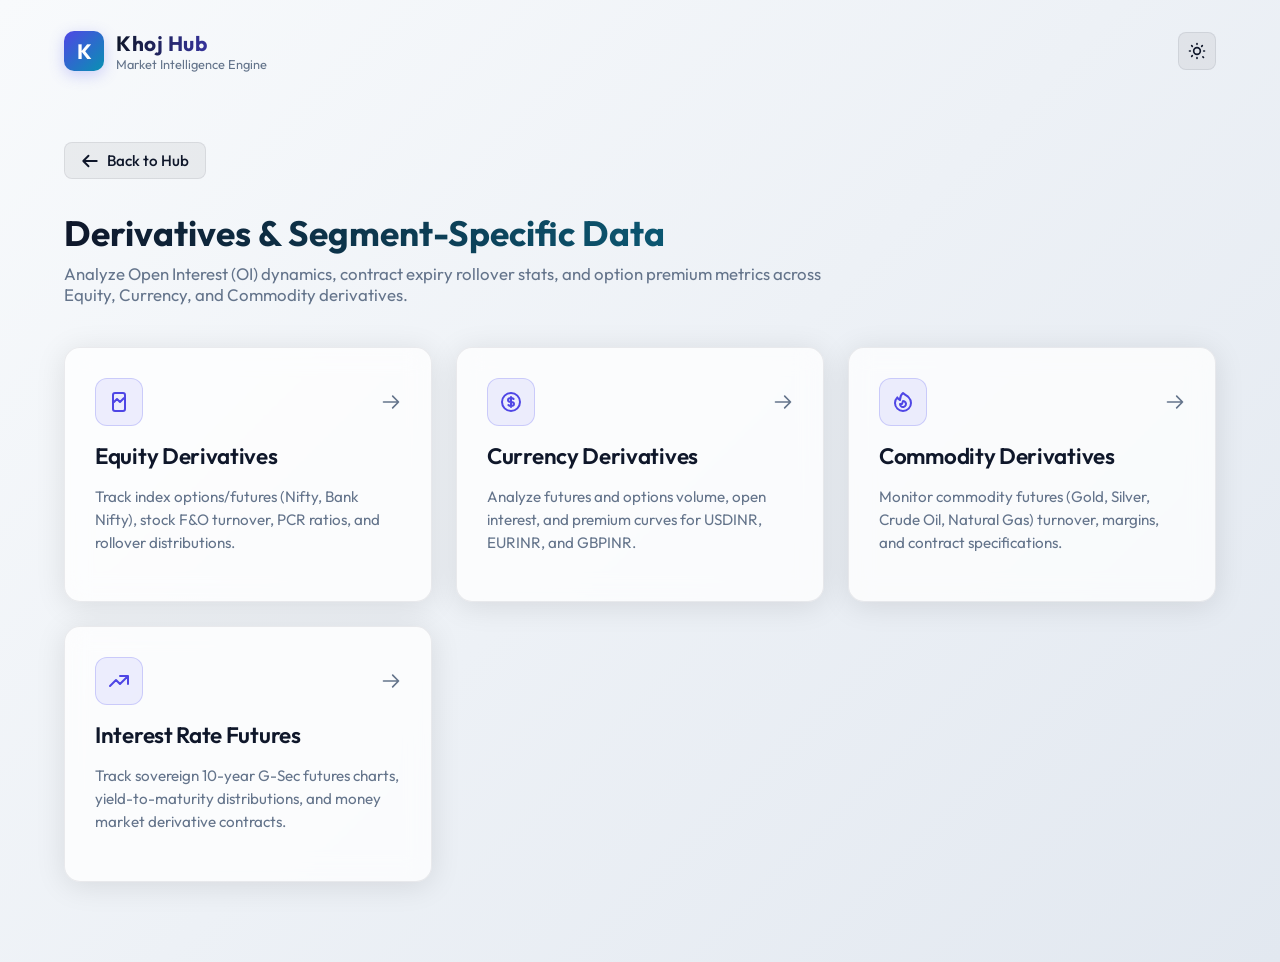
<file: derivatives_data.html>
<!DOCTYPE html>
<html lang="en">
<head>
  <meta charset="UTF-8">
  <meta name="viewport" content="width=device-width, initial-scale=1.0">
  <title>Derivatives Data - Khoj Hub</title>
  <!-- Google Fonts: Outfit -->
  <link rel="preconnect" href="https://fonts.googleapis.com">
  <link rel="preconnect" href="https://fonts.gstatic.com" crossorigin>
  <link href="https://fonts.googleapis.com/css2?family=Outfit:wght@300;400;500;600;700&display=swap" rel="stylesheet">
  
  <style>
    :root {
      --bg-gradient-start: #090d16;
      --bg-gradient-end: #121829;
      --card-bg: rgba(22, 28, 45, 0.65);
      --card-border: rgba(255, 255, 255, 0.08);
      --text-main: #f3f4f6;
      --text-muted: #9ca3af;
      --accent-primary: #6366f1; /* Indigo */
      --accent-secondary: #06b6d4; /* Cyan */
      --accent-purple: #a855f7; /* Purple */
      --transition-speed: 0.3s;
      --logo-text-gradient-start: #ffffff;
      --logo-text-gradient-end: #c7d2fe;
      --suggestion-bg: rgba(255, 255, 255, 0.05);
      --suggestion-hover-bg: rgba(99, 102, 241, 0.15);
      --suggestion-text: #c7d2fe;
    }

    body.light-theme {
      --bg-gradient-start: #f8fafc;
      --bg-gradient-end: #e2e8f0;
      --card-bg: rgba(255, 255, 255, 0.75);
      --card-border: rgba(15, 23, 42, 0.08);
      --text-main: #0f172a;
      --text-muted: #64748b;
      --accent-primary: #4f46e5;
      --accent-secondary: #0891b2;
      --accent-purple: #9333ea;
      --logo-text-gradient-start: #0f172a;
      --logo-text-gradient-end: #4f46e5;
      --suggestion-bg: rgba(0, 0, 0, 0.05);
      --suggestion-hover-bg: rgba(79, 70, 229, 0.1);
      --suggestion-text: #4f46e5;
    }

    * {
      box-sizing: border-box;
      margin: 0;
      padding: 0;
    }

    body {
      font-family: 'Outfit', sans-serif;
      background: linear-gradient(135deg, var(--bg-gradient-start), var(--bg-gradient-end));
      color: var(--text-main);
      min-height: 100vh;
      overflow-x: hidden;
      display: flex;
      flex-direction: column;
      transition: background var(--transition-speed);
    }

    /* Header Styles */
    header {
      width: 100%;
      max-width: 1200px;
      margin: 0 auto;
      padding: 30px 24px;
      display: flex;
      justify-content: space-between;
      align-items: center;
    }

    .logo-container {
      display: flex;
      align-items: center;
      gap: 12px;
      text-decoration: none;
    }

    .logo-icon {
      width: 40px;
      height: 40px;
      background: linear-gradient(135deg, var(--accent-primary), var(--accent-secondary));
      border-radius: 10px;
      display: flex;
      align-items: center;
      justify-content: center;
      font-weight: 700;
      color: white;
      font-size: 1.3rem;
      box-shadow: 0 4px 15px rgba(99, 102, 241, 0.3);
    }

    .logo-text h1 {
      font-size: 1.3rem;
      font-weight: 700;
      background: linear-gradient(to right, var(--logo-text-gradient-start), var(--logo-text-gradient-end));
      -webkit-background-clip: text;
      -webkit-text-fill-color: transparent;
      letter-spacing: 0.5px;
    }

    .logo-text p {
      font-size: 0.8rem;
      color: var(--text-muted);
    }

    /* Theme Toggle */
    .theme-toggle-btn {
      background: var(--suggestion-bg);
      border: 1px solid var(--card-border);
      border-radius: 8px;
      width: 38px;
      height: 38px;
      display: flex;
      align-items: center;
      justify-content: center;
      cursor: pointer;
      color: var(--text-main);
      transition: all var(--transition-speed);
    }

    .theme-toggle-btn:hover {
      background: var(--suggestion-hover-bg);
      border-color: var(--accent-primary);
      transform: scale(1.05);
    }

    .theme-icon {
      width: 20px;
      height: 20px;
      stroke-width: 2.5;
    }

    .hidden {
      display: none !important;
    }

    /* Main Content */
    main {
      flex: 1;
      display: flex;
      flex-direction: column;
      padding: 40px 24px 80px 24px;
      max-width: 1200px;
      width: 100%;
      margin: 0 auto;
      gap: 32px;
    }

    /* Navigation Bar */
    .nav-bar {
      display: flex;
      justify-content: space-between;
      align-items: center;
      width: 100%;
    }

    .back-btn {
      display: flex;
      align-items: center;
      gap: 8px;
      color: var(--text-main);
      text-decoration: none;
      font-size: 0.95rem;
      font-weight: 500;
      padding: 8px 16px;
      background: var(--suggestion-bg);
      border: 1px solid var(--card-border);
      border-radius: 8px;
      transition: all var(--transition-speed);
    }

    .back-btn:hover {
      background: var(--suggestion-hover-bg);
      border-color: var(--accent-primary);
      transform: translateX(-4px);
    }

    .back-btn-icon {
      width: 18px;
      height: 18px;
    }

    /* Page Header */
    .page-header {
      width: 100%;
    }

    .page-title {
      font-size: 2.2rem;
      font-weight: 700;
      margin-bottom: 8px;
      background: linear-gradient(to right, var(--text-main), var(--accent-secondary));
      -webkit-background-clip: text;
      -webkit-text-fill-color: transparent;
    }

    .page-desc {
      font-size: 1.05rem;
      color: var(--text-muted);
      max-width: 800px;
    }

    /* Grid Layout */
    .grid-container {
      width: 100%;
      display: grid;
      grid-template-columns: repeat(auto-fit, minmax(320px, 1fr));
      gap: 24px;
      margin-top: 10px;
    }

    /* Card Styling */
    .dashboard-card {
      background: var(--card-bg);
      border: 1px solid var(--card-border);
      border-radius: 16px;
      padding: 30px;
      width: 100%;
      cursor: pointer;
      text-decoration: none;
      color: inherit;
      display: flex;
      flex-direction: column;
      gap: 16px;
      backdrop-filter: blur(12px);
      transition: all 0.4s cubic-bezier(0.165, 0.84, 0.44, 1);
      position: relative;
      box-shadow: 0 4px 30px rgba(0, 0, 0, 0.1);
      overflow: hidden;
    }

    /* Neon Gradient Border Hover Effect */
    .dashboard-card::before {
      content: '';
      position: absolute;
      inset: 0;
      background: linear-gradient(135deg, var(--accent-primary), var(--accent-secondary), var(--accent-purple));
      opacity: 0;
      transition: opacity 0.4s;
      z-index: 0;
    }

    .dashboard-card-inner {
      position: relative;
      z-index: 1;
      display: flex;
      flex-direction: column;
      gap: 16px;
      width: 100%;
    }

    .dashboard-card:hover {
      transform: translateY(-6px) scale(1.01);
      box-shadow: 0 12px 40px rgba(99, 102, 241, 0.2);
      border-color: transparent;
    }

    .dashboard-card:hover::before {
      opacity: 0.15;
    }

    /* Card Icon */
    .card-header-row {
      display: flex;
      justify-content: space-between;
      align-items: center;
    }

    .card-icon-container {
      width: 48px;
      height: 48px;
      border-radius: 12px;
      background: rgba(99, 102, 241, 0.1);
      border: 1px solid rgba(99, 102, 241, 0.25);
      display: flex;
      align-items: center;
      justify-content: center;
      color: var(--accent-primary);
      transition: all var(--transition-speed);
    }

    .dashboard-card:hover .card-icon-container {
      background: var(--accent-primary);
      color: white;
      box-shadow: 0 0 15px rgba(99, 102, 241, 0.4);
    }

    .card-icon-svg {
      width: 24px;
      height: 24px;
    }

    .arrow-icon-svg {
      width: 20px;
      height: 20px;
      color: var(--text-muted);
      transition: transform var(--transition-speed), color var(--transition-speed);
    }

    .dashboard-card:hover .arrow-icon-svg {
      transform: translateX(5px);
      color: var(--accent-secondary);
    }

    /* Card Details */
    .card-title {
      font-size: 1.4rem;
      font-weight: 600;
      color: var(--text-main);
      letter-spacing: -0.3px;
    }

    .card-desc {
      font-size: 0.95rem;
      color: var(--text-muted);
      line-height: 1.5;
    }

    /* Details List */
    .card-details-list {
      opacity: 0;
      max-height: 0;
      overflow: hidden;
      transform: translateY(10px);
      transition: all 0.5s cubic-bezier(0.165, 0.84, 0.44, 1);
      display: flex;
      flex-direction: column;
      gap: 10px;
      border-top: 1px solid rgba(255, 255, 255, 0.05);
      padding-top: 0;
    }

    body.light-theme .card-details-list {
      border-top-color: rgba(0, 0, 0, 0.05);
    }

    .dashboard-card:hover .card-details-list {
      opacity: 1;
      max-height: 260px; /* high enough to fit content */
      transform: translateY(0);
      padding-top: 16px;
      margin-top: 4px;
    }

    .detail-item {
      display: flex;
      align-items: center;
      gap: 10px;
      font-size: 0.88rem;
      color: var(--text-muted);
    }

    .detail-bullet {
      width: 6px;
      height: 6px;
      border-radius: 50%;
      background: var(--accent-secondary);
      flex-shrink: 0;
    }
  </style>
</head>
<body class="light-theme">

  <!-- Header -->
  <header>
    <a href="index.html" class="logo-container">
      <div class="logo-icon">K</div>
      <div class="logo-text">
        <h1>Khoj Hub</h1>
        <p>Market Intelligence Engine</p>
      </div>
    </a>

    <button id="theme-toggle-btn" class="theme-toggle-btn" onclick="toggleTheme()" title="Toggle Theme" aria-label="Toggle Theme">
      <!-- Moon Icon -->
      <svg class="theme-icon moon-icon" xmlns="http://www.w3.org/2000/svg" fill="none" viewBox="0 0 24 24" stroke="currentColor">
        <path stroke-linecap="round" stroke-linejoin="round" stroke-width="2" d="M20.354 15.354A9 9 0 018.646 3.646 9.003 9.003 0 0012 21a9.003 9.003 0 008.354-5.646z" />
      </svg>
      <!-- Sun Icon -->
      <svg class="theme-icon sun-icon hidden" xmlns="http://www.w3.org/2000/svg" fill="none" viewBox="0 0 24 24" stroke="currentColor">
        <path stroke-linecap="round" stroke-linejoin="round" stroke-width="2" d="M12 3v1m0 16v1m9-9h-1M4 12H3m15.364-6.364l-.707.707M6.343 17.657l-.707.707m0-12.728l.707.707m12.728 12.728l.707.707M12 8a4 4 0 100 8 4 4 0 000-8z" />
      </svg>
    </button>
  </header>

  <!-- Main Content Area -->
  <main>
    <!-- Navigation Bar -->
    <div class="nav-bar">
      <a href="index.html" class="back-btn">
        <svg class="back-btn-icon" xmlns="http://www.w3.org/2000/svg" fill="none" viewBox="0 0 24 24" stroke="currentColor">
          <path stroke-linecap="round" stroke-linejoin="round" stroke-width="2.5" d="M10 19l-7-7m0 0l7-7m-7 7h18" />
        </svg>
        Back to Hub
      </a>
    </div>

    <!-- Page Header -->
    <div class="page-header">
      <h2 class="page-title">Derivatives & Segment-Specific Data</h2>
      <p class="page-desc">
        Analyze Open Interest (OI) dynamics, contract expiry rollover stats, and option premium metrics across Equity, Currency, and Commodity derivatives.
      </p>
    </div>

    <!-- Tool Cards Grid -->
    <div class="grid-container">
      
      <!-- Card: Equity Derivatives -->
      <div class="dashboard-card">
        <div class="dashboard-card-inner">
          <div class="card-header-row">
            <div class="card-icon-container">
              <svg class="card-icon-svg" xmlns="http://www.w3.org/2000/svg" fill="none" viewBox="0 0 24 24" stroke="currentColor">
                <path stroke-linecap="round" stroke-linejoin="round" stroke-width="2" d="M7 12l3-3 3 3 4-4M8 21h8a2 2 0 002-2V5a2 2 0 00-2-2H8a2 2 0 00-2 2v14a2 2 0 002 2z" />
              </svg>
            </div>
            <svg class="arrow-icon-svg" xmlns="http://www.w3.org/2000/svg" fill="none" viewBox="0 0 24 24" stroke="currentColor">
              <path stroke-linecap="round" stroke-linejoin="round" stroke-width="2" d="M14 5l7 7m0 0l-7 7m7-7H3" />
            </svg>
          </div>
          
          <div class="card-title">Equity Derivatives</div>
          <div class="card-desc">
            Track index options/futures (Nifty, Bank Nifty), stock F&O turnover, PCR ratios, and rollover distributions.
          </div>

          <div class="card-details-list">
            <div class="detail-item">
              <div class="detail-bullet"></div>
              <span><strong>Rollover Statistics:</strong> Monitor expiry-week roll percentages</span>
            </div>
            <div class="detail-item">
              <div class="detail-bullet"></div>
              <span><strong>Option Chain Analytics:</strong> Highlight high PCR and IV strikes</span>
            </div>
            <div class="detail-item">
              <div class="detail-bullet"></div>
              <span><strong>Participant Volumes:</strong> Track retail vs. prop vs. FII allocations</span>
            </div>
          </div>
        </div>
      </div>

      <!-- Card: Currency Derivatives -->
      <div class="dashboard-card">
        <div class="dashboard-card-inner">
          <div class="card-header-row">
            <div class="card-icon-container">
              <svg class="card-icon-svg" xmlns="http://www.w3.org/2000/svg" fill="none" viewBox="0 0 24 24" stroke="currentColor">
                <path stroke-linecap="round" stroke-linejoin="round" stroke-width="2" d="M12 8c-1.657 0-3 .895-3 2s1.343 2 3 2 3 .895 3 2-1.343 2-3 2m0-8c1.11 0 2.08.402 2.599 1M12 8V7m0 1v8m0 0v1m0-1c-1.11 0-2.08-.402-2.599-1M21 12a9 9 0 11-18 0 9 9 0 0118 0z" />
              </svg>
            </div>
            <svg class="arrow-icon-svg" xmlns="http://www.w3.org/2000/svg" fill="none" viewBox="0 0 24 24" stroke="currentColor">
              <path stroke-linecap="round" stroke-linejoin="round" stroke-width="2" d="M14 5l7 7m0 0l-7 7m7-7H3" />
            </svg>
          </div>
          
          <div class="card-title">Currency Derivatives</div>
          <div class="card-desc">
            Analyze futures and options volume, open interest, and premium curves for USDINR, EURINR, and GBPINR.
          </div>

          <div class="card-details-list">
            <div class="detail-item">
              <div class="detail-bullet"></div>
              <span><strong>Forward Premiums:</strong> Map forward premium curves dynamically</span>
            </div>
            <div class="detail-item">
              <div class="detail-bullet"></div>
              <span><strong>Cross-Currency OI:</strong> Track global currency hedging contract shifts</span>
            </div>
            <div class="detail-item">
              <div class="detail-bullet"></div>
              <span><strong>Daily RBI Reference:</strong> Archive exchange rate reference indicators</span>
            </div>
          </div>
        </div>
      </div>

      <!-- Card: Commodity Derivatives -->
      <div class="dashboard-card">
        <div class="dashboard-card-inner">
          <div class="card-header-row">
            <div class="card-icon-container">
              <svg class="card-icon-svg" xmlns="http://www.w3.org/2000/svg" fill="none" viewBox="0 0 24 24" stroke="currentColor">
                <path stroke-linecap="round" stroke-linejoin="round" stroke-width="2" d="M17.657 18.657A8 8 0 016.343 7.343S7 9 9 10c0-2 .5-5 2.986-7C14 5 16.09 5.777 17.656 7.343A7.975 7.975 0 0120 13a7.975 7.975 0 01-2.343 5.657z" />
                <path stroke-linecap="round" stroke-linejoin="round" stroke-width="2" d="M9.879 16.121A3 3 0 1012.015 11L11 14H9c0 .768.293 1.536.879 2.121z" />
              </svg>
            </div>
            <svg class="arrow-icon-svg" xmlns="http://www.w3.org/2000/svg" fill="none" viewBox="0 0 24 24" stroke="currentColor">
              <path stroke-linecap="round" stroke-linejoin="round" stroke-width="2" d="M14 5l7 7m0 0l-7 7m7-7H3" />
            </svg>
          </div>
          
          <div class="card-title">Commodity Derivatives</div>
          <div class="card-desc">
            Monitor commodity futures (Gold, Silver, Crude Oil, Natural Gas) turnover, margins, and contract specifications.
          </div>

          <div class="card-details-list">
            <div class="detail-item">
              <div class="detail-bullet"></div>
              <span><strong>Metals & Agri Spreads:</strong> Compare MCX gold futures vs agri yields</span>
            </div>
            <div class="detail-item">
              <div class="detail-bullet"></div>
              <span><strong>Margin Calculators:</strong> View updated SPAN + Exposure requirements</span>
            </div>
            <div class="detail-item">
              <div class="detail-bullet"></div>
              <span><strong>Delivery Schedules:</strong> Real-time storage vault delivery notifications</span>
            </div>
          </div>
        </div>
      </div>

      <!-- Card: Interest Rate Futures -->
      <div class="dashboard-card">
        <div class="dashboard-card-inner">
          <div class="card-header-row">
            <div class="card-icon-container">
              <svg class="card-icon-svg" xmlns="http://www.w3.org/2000/svg" fill="none" viewBox="0 0 24 24" stroke="currentColor">
                <path stroke-linecap="round" stroke-linejoin="round" stroke-width="2" d="M13 7h8m0 0v8m0-8l-8 8-4-4-6 6" />
              </svg>
            </div>
            <svg class="arrow-icon-svg" xmlns="http://www.w3.org/2000/svg" fill="none" viewBox="0 0 24 24" stroke="currentColor">
              <path stroke-linecap="round" stroke-linejoin="round" stroke-width="2" d="M14 5l7 7m0 0l-7 7m7-7H3" />
            </svg>
          </div>
          
          <div class="card-title">Interest Rate Futures</div>
          <div class="card-desc">
            Track sovereign 10-year G-Sec futures charts, yield-to-maturity distributions, and money market derivative contracts.
          </div>

          <div class="card-details-list">
            <div class="detail-item">
              <div class="detail-bullet"></div>
              <span><strong>G-Sec Futures:</strong> Bond yields pricing and correlation metrics</span>
            </div>
            <div class="detail-item">
              <div class="detail-bullet"></div>
              <span><strong>IRS Benchmarks:</strong> Track Overnight Indexed Swap (OIS) curves</span>
            </div>
            <div class="detail-item">
              <div class="detail-bullet"></div>
              <span><strong>Spread Analysis:</strong> Yield difference ratios for institutional hedges</span>
            </div>
          </div>
        </div>
      </div>

    </div>
  </main>

  <script>
    // Theme Management
    function toggleTheme() {
      const isLight = document.body.classList.toggle('light-theme');
      localStorage.setItem('theme', isLight ? 'light' : 'dark');
      syncThemeIcons(isLight);
    }

    function syncThemeIcons(isLight) {
      const sunIcon = document.querySelector('.sun-icon');
      const moonIcon = document.querySelector('.moon-icon');
      if (sunIcon && moonIcon) {
        if (isLight) {
          sunIcon.classList.remove('hidden');
          moonIcon.classList.add('hidden');
        } else {
          sunIcon.classList.add('hidden');
          moonIcon.classList.remove('hidden');
        }
      }
    }

    // Initialize Theme early
    (function() {
      const savedTheme = localStorage.getItem('theme');
      if (savedTheme === 'dark') {
        document.body.classList.remove('light-theme');
      } else {
        document.body.classList.add('light-theme');
      }
    })();

    window.addEventListener('DOMContentLoaded', () => {
      const savedTheme = localStorage.getItem('theme');
      syncThemeIcons(savedTheme !== 'dark');
    });
  </script>
</body>
</html>
</file>
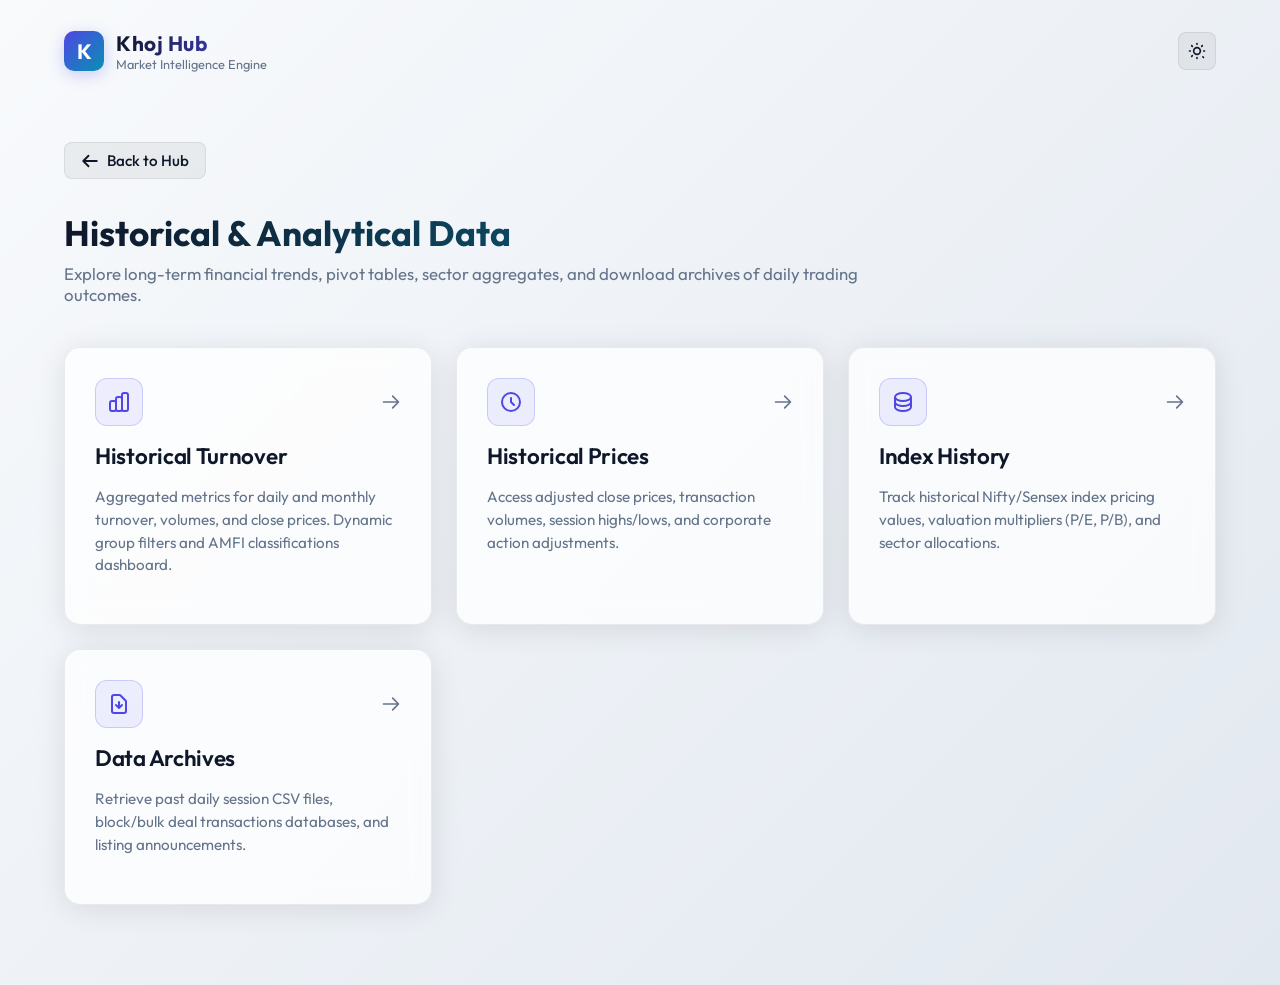
<file: historical_analytical.html>
<!DOCTYPE html>
<html lang="en">
<head>
  <meta charset="UTF-8">
  <meta name="viewport" content="width=device-width, initial-scale=1.0">
  <title>Historical & Analytical Data - Khoj Hub</title>
  <!-- Google Fonts: Outfit -->
  <link rel="preconnect" href="https://fonts.googleapis.com">
  <link rel="preconnect" href="https://fonts.gstatic.com" crossorigin>
  <link href="https://fonts.googleapis.com/css2?family=Outfit:wght@300;400;500;600;700&display=swap" rel="stylesheet">
  
  <style>
    :root {
      --bg-gradient-start: #090d16;
      --bg-gradient-end: #121829;
      --card-bg: rgba(22, 28, 45, 0.65);
      --card-border: rgba(255, 255, 255, 0.08);
      --text-main: #f3f4f6;
      --text-muted: #9ca3af;
      --accent-primary: #6366f1; /* Indigo */
      --accent-secondary: #06b6d4; /* Cyan */
      --accent-purple: #a855f7; /* Purple */
      --transition-speed: 0.3s;
      --logo-text-gradient-start: #ffffff;
      --logo-text-gradient-end: #c7d2fe;
      --suggestion-bg: rgba(255, 255, 255, 0.05);
      --suggestion-hover-bg: rgba(99, 102, 241, 0.15);
      --suggestion-text: #c7d2fe;
    }

    body.light-theme {
      --bg-gradient-start: #f8fafc;
      --bg-gradient-end: #e2e8f0;
      --card-bg: rgba(255, 255, 255, 0.75);
      --card-border: rgba(15, 23, 42, 0.08);
      --text-main: #0f172a;
      --text-muted: #64748b;
      --accent-primary: #4f46e5;
      --accent-secondary: #0891b2;
      --accent-purple: #9333ea;
      --logo-text-gradient-start: #0f172a;
      --logo-text-gradient-end: #4f46e5;
      --suggestion-bg: rgba(0, 0, 0, 0.05);
      --suggestion-hover-bg: rgba(79, 70, 229, 0.1);
      --suggestion-text: #4f46e5;
    }

    * {
      box-sizing: border-box;
      margin: 0;
      padding: 0;
    }

    body {
      font-family: 'Outfit', sans-serif;
      background: linear-gradient(135deg, var(--bg-gradient-start), var(--bg-gradient-end));
      color: var(--text-main);
      min-height: 100vh;
      overflow-x: hidden;
      display: flex;
      flex-direction: column;
      transition: background var(--transition-speed);
    }

    /* Header Styles */
    header {
      width: 100%;
      max-width: 1200px;
      margin: 0 auto;
      padding: 30px 24px;
      display: flex;
      justify-content: space-between;
      align-items: center;
    }

    .logo-container {
      display: flex;
      align-items: center;
      gap: 12px;
      text-decoration: none;
    }

    .logo-icon {
      width: 40px;
      height: 40px;
      background: linear-gradient(135deg, var(--accent-primary), var(--accent-secondary));
      border-radius: 10px;
      display: flex;
      align-items: center;
      justify-content: center;
      font-weight: 700;
      color: white;
      font-size: 1.3rem;
      box-shadow: 0 4px 15px rgba(99, 102, 241, 0.3);
    }

    .logo-text h1 {
      font-size: 1.3rem;
      font-weight: 700;
      background: linear-gradient(to right, var(--logo-text-gradient-start), var(--logo-text-gradient-end));
      -webkit-background-clip: text;
      -webkit-text-fill-color: transparent;
      letter-spacing: 0.5px;
    }

    .logo-text p {
      font-size: 0.8rem;
      color: var(--text-muted);
    }

    /* Theme Toggle */
    .theme-toggle-btn {
      background: var(--suggestion-bg);
      border: 1px solid var(--card-border);
      border-radius: 8px;
      width: 38px;
      height: 38px;
      display: flex;
      align-items: center;
      justify-content: center;
      cursor: pointer;
      color: var(--text-main);
      transition: all var(--transition-speed);
    }

    .theme-toggle-btn:hover {
      background: var(--suggestion-hover-bg);
      border-color: var(--accent-primary);
      transform: scale(1.05);
    }

    .theme-icon {
      width: 20px;
      height: 20px;
      stroke-width: 2.5;
    }

    .hidden {
      display: none !important;
    }

    /* Main Content */
    main {
      flex: 1;
      display: flex;
      flex-direction: column;
      padding: 40px 24px 80px 24px;
      max-width: 1200px;
      width: 100%;
      margin: 0 auto;
      gap: 32px;
    }

    /* Navigation Bar */
    .nav-bar {
      display: flex;
      justify-content: space-between;
      align-items: center;
      width: 100%;
    }

    .back-btn {
      display: flex;
      align-items: center;
      gap: 8px;
      color: var(--text-main);
      text-decoration: none;
      font-size: 0.95rem;
      font-weight: 500;
      padding: 8px 16px;
      background: var(--suggestion-bg);
      border: 1px solid var(--card-border);
      border-radius: 8px;
      transition: all var(--transition-speed);
    }

    .back-btn:hover {
      background: var(--suggestion-hover-bg);
      border-color: var(--accent-primary);
      transform: translateX(-4px);
    }

    .back-btn-icon {
      width: 18px;
      height: 18px;
    }

    /* Page Header */
    .page-header {
      width: 100%;
    }

    .page-title {
      font-size: 2.2rem;
      font-weight: 700;
      margin-bottom: 8px;
      background: linear-gradient(to right, var(--text-main), var(--accent-secondary));
      -webkit-background-clip: text;
      -webkit-text-fill-color: transparent;
    }

    .page-desc {
      font-size: 1.05rem;
      color: var(--text-muted);
      max-width: 800px;
    }

    /* Grid Layout */
    .grid-container {
      width: 100%;
      display: grid;
      grid-template-columns: repeat(auto-fit, minmax(320px, 1fr));
      gap: 24px;
      margin-top: 10px;
    }

    /* Card Styling */
    .dashboard-card {
      background: var(--card-bg);
      border: 1px solid var(--card-border);
      border-radius: 16px;
      padding: 30px;
      width: 100%;
      cursor: pointer;
      text-decoration: none;
      color: inherit;
      display: flex;
      flex-direction: column;
      gap: 16px;
      backdrop-filter: blur(12px);
      transition: all 0.4s cubic-bezier(0.165, 0.84, 0.44, 1);
      position: relative;
      box-shadow: 0 4px 30px rgba(0, 0, 0, 0.1);
      overflow: hidden;
    }

    /* Neon Gradient Border Hover Effect */
    .dashboard-card::before {
      content: '';
      position: absolute;
      inset: 0;
      background: linear-gradient(135deg, var(--accent-primary), var(--accent-secondary), var(--accent-purple));
      opacity: 0;
      transition: opacity 0.4s;
      z-index: 0;
    }

    .dashboard-card-inner {
      position: relative;
      z-index: 1;
      display: flex;
      flex-direction: column;
      gap: 16px;
      width: 100%;
    }

    .dashboard-card:hover {
      transform: translateY(-6px) scale(1.01);
      box-shadow: 0 12px 40px rgba(99, 102, 241, 0.2);
      border-color: transparent;
    }

    .dashboard-card:hover::before {
      opacity: 0.15;
    }

    /* Card Icon */
    .card-header-row {
      display: flex;
      justify-content: space-between;
      align-items: center;
    }

    .card-icon-container {
      width: 48px;
      height: 48px;
      border-radius: 12px;
      background: rgba(99, 102, 241, 0.1);
      border: 1px solid rgba(99, 102, 241, 0.25);
      display: flex;
      align-items: center;
      justify-content: center;
      color: var(--accent-primary);
      transition: all var(--transition-speed);
    }

    .dashboard-card:hover .card-icon-container {
      background: var(--accent-primary);
      color: white;
      box-shadow: 0 0 15px rgba(99, 102, 241, 0.4);
    }

    .card-icon-svg {
      width: 24px;
      height: 24px;
    }

    .arrow-icon-svg {
      width: 20px;
      height: 20px;
      color: var(--text-muted);
      transition: transform var(--transition-speed), color var(--transition-speed);
    }

    .dashboard-card:hover .arrow-icon-svg {
      transform: translateX(5px);
      color: var(--accent-secondary);
    }

    /* Card Details */
    .card-title {
      font-size: 1.4rem;
      font-weight: 600;
      color: var(--text-main);
      letter-spacing: -0.3px;
    }

    .card-desc {
      font-size: 0.95rem;
      color: var(--text-muted);
      line-height: 1.5;
    }

    /* Details List */
    .card-details-list {
      opacity: 0;
      max-height: 0;
      overflow: hidden;
      transform: translateY(10px);
      transition: all 0.5s cubic-bezier(0.165, 0.84, 0.44, 1);
      display: flex;
      flex-direction: column;
      gap: 10px;
      border-top: 1px solid rgba(255, 255, 255, 0.05);
      padding-top: 0;
    }

    body.light-theme .card-details-list {
      border-top-color: rgba(0, 0, 0, 0.05);
    }

    .dashboard-card:hover .card-details-list {
      opacity: 1;
      max-height: 260px; /* high enough to fit content */
      transform: translateY(0);
      padding-top: 16px;
      margin-top: 4px;
    }

    .detail-item {
      display: flex;
      align-items: center;
      gap: 10px;
      font-size: 0.88rem;
      color: var(--text-muted);
    }

    .detail-bullet {
      width: 6px;
      height: 6px;
      border-radius: 50%;
      background: var(--accent-secondary);
      flex-shrink: 0;
    }
  </style>
</head>
<body class="light-theme">

  <!-- Header -->
  <header>
    <a href="index.html" class="logo-container">
      <div class="logo-icon">K</div>
      <div class="logo-text">
        <h1>Khoj Hub</h1>
        <p>Market Intelligence Engine</p>
      </div>
    </a>

    <button id="theme-toggle-btn" class="theme-toggle-btn" onclick="toggleTheme()" title="Toggle Theme" aria-label="Toggle Theme">
      <!-- Moon Icon -->
      <svg class="theme-icon moon-icon" xmlns="http://www.w3.org/2000/svg" fill="none" viewBox="0 0 24 24" stroke="currentColor">
        <path stroke-linecap="round" stroke-linejoin="round" stroke-width="2" d="M20.354 15.354A9 9 0 018.646 3.646 9.003 9.003 0 0012 21a9.003 9.003 0 008.354-5.646z" />
      </svg>
      <!-- Sun Icon -->
      <svg class="theme-icon sun-icon hidden" xmlns="http://www.w3.org/2000/svg" fill="none" viewBox="0 0 24 24" stroke="currentColor">
        <path stroke-linecap="round" stroke-linejoin="round" stroke-width="2" d="M12 3v1m0 16v1m9-9h-1M4 12H3m15.364-6.364l-.707.707M6.343 17.657l-.707.707m0-12.728l.707.707m12.728 12.728l.707.707M12 8a4 4 0 100 8 4 4 0 000-8z" />
      </svg>
    </button>
  </header>

  <!-- Main Content Area -->
  <main>
    <!-- Navigation Bar -->
    <div class="nav-bar">
      <a href="index.html" class="back-btn">
        <svg class="back-btn-icon" xmlns="http://www.w3.org/2000/svg" fill="none" viewBox="0 0 24 24" stroke="currentColor">
          <path stroke-linecap="round" stroke-linejoin="round" stroke-width="2.5" d="M10 19l-7-7m0 0l7-7m-7 7h18" />
        </svg>
        Back to Hub
      </a>
    </div>

    <!-- Page Header -->
    <div class="page-header">
      <h2 class="page-title">Historical & Analytical Data</h2>
      <p class="page-desc">
        Explore long-term financial trends, pivot tables, sector aggregates, and download archives of daily trading outcomes.
      </p>
    </div>

    <!-- Tool Cards Grid -->
    <div class="grid-container">
      
      <!-- Card: Historical Turnover -->
      <a href="javascript:void(0)" class="dashboard-card" onclick="handleCardClick('turnover_assement.html')">
        <div class="dashboard-card-inner">
          <div class="card-header-row">
            <div class="card-icon-container">
              <svg class="card-icon-svg" xmlns="http://www.w3.org/2000/svg" fill="none" viewBox="0 0 24 24" stroke="currentColor">
                <path stroke-linecap="round" stroke-linejoin="round" stroke-width="2" d="M9 19v-6a2 2 0 00-2-2H5a2 2 0 00-2 2v6a2 2 0 002 2h2a2 2 0 002-2m0 0V9a2 2 0 012-2h2a2 2 0 012 2v10m-6 0a2 2 0 002 2h2a2 2 0 002-2m0 0V5a2 2 0 012-2h2a2 2 0 012 2v14a2 2 0 01-2 2h-2a2 2 0 01-2-2z" />
              </svg>
            </div>
            <svg class="arrow-icon-svg" xmlns="http://www.w3.org/2000/svg" fill="none" viewBox="0 0 24 24" stroke="currentColor">
              <path stroke-linecap="round" stroke-linejoin="round" stroke-width="2" d="M14 5l7 7m0 0l-7 7m7-7H3" />
            </svg>
          </div>
          
          <div class="card-title">Historical Turnover</div>
          <div class="card-desc">
            Aggregated metrics for daily and monthly turnover, volumes, and close prices. Dynamic group filters and AMFI classifications dashboard.
          </div>

          <div class="card-details-list">
            <div class="detail-item">
              <div class="detail-bullet"></div>
              <span><strong>Interactive Charts:</strong> Visual trend maps using Chart.js templates</span>
            </div>
            <div class="detail-item">
              <div class="detail-bullet"></div>
              <span><strong>Granular Filtering:</strong> Switch timeline views easily</span>
            </div>
            <div class="detail-item">
              <div class="detail-bullet"></div>
              <span><strong>CSV Engine Ingestion:</strong> Drag-and-drop parser for offline CSV feeds</span>
            </div>
          </div>
        </div>
      </a>

      <!-- Card: Historical Prices -->
      <div class="dashboard-card">
        <div class="dashboard-card-inner">
          <div class="card-header-row">
            <div class="card-icon-container">
              <svg class="card-icon-svg" xmlns="http://www.w3.org/2000/svg" fill="none" viewBox="0 0 24 24" stroke="currentColor">
                <path stroke-linecap="round" stroke-linejoin="round" stroke-width="2" d="M12 8v4l3 3m6-3a9 9 0 11-18 0 9 9 0 0118 0z" />
              </svg>
            </div>
            <svg class="arrow-icon-svg" xmlns="http://www.w3.org/2000/svg" fill="none" viewBox="0 0 24 24" stroke="currentColor">
              <path stroke-linecap="round" stroke-linejoin="round" stroke-width="2" d="M14 5l7 7m0 0l-7 7m7-7H3" />
            </svg>
          </div>
          
          <div class="card-title">Historical Prices</div>
          <div class="card-desc">
            Access adjusted close prices, transaction volumes, session highs/lows, and corporate action adjustments.
          </div>

          <div class="card-details-list">
            <div class="detail-item">
              <div class="detail-bullet"></div>
              <span><strong>Corporate Adjustments:</strong> Factor splits, buybacks, and dividends payouts</span>
            </div>
            <div class="detail-item">
              <div class="detail-bullet"></div>
              <span><strong>Drawdown Ratios:</strong> Trace peak-to-trough price levels</span>
            </div>
            <div class="detail-item">
              <div class="detail-bullet"></div>
              <span><strong>Volume Profiling:</strong> Track average trade counts across multiple timelines</span>
            </div>
          </div>
        </div>
      </div>

      <!-- Card: Index History -->
      <div class="dashboard-card">
        <div class="dashboard-card-inner">
          <div class="card-header-row">
            <div class="card-icon-container">
              <svg class="card-icon-svg" xmlns="http://www.w3.org/2000/svg" fill="none" viewBox="0 0 24 24" stroke="currentColor">
                <path stroke-linecap="round" stroke-linejoin="round" stroke-width="2" d="M4 7v10c0 2.21 3.582 4 8 4s8-1.79 8-4V7M4 7c0 2.21 3.582 4 8 4s8-1.79 8-4M4 7c0-2.21 3.582-4 8-4s8 1.79 8 4m0 5c0 2.21-3.582 4-8 4s-8-1.79-8-4" />
              </svg>
            </div>
            <svg class="arrow-icon-svg" xmlns="http://www.w3.org/2000/svg" fill="none" viewBox="0 0 24 24" stroke="currentColor">
              <path stroke-linecap="round" stroke-linejoin="round" stroke-width="2" d="M14 5l7 7m0 0l-7 7m7-7H3" />
            </svg>
          </div>
          
          <div class="card-title">Index History</div>
          <div class="card-desc">
            Track historical Nifty/Sensex index pricing values, valuation multipliers (P/E, P/B), and sector allocations.
          </div>

          <div class="card-details-list">
            <div class="detail-item">
              <div class="detail-bullet"></div>
              <span><strong>Weighting Shifts:</strong> Track sectoral adjustments over index rebalancing</span>
            </div>
            <div class="detail-item">
              <div class="detail-bullet"></div>
              <span><strong>Valuations Databases:</strong> P/E and dividend yield statistics logs</span>
            </div>
            <div class="detail-item">
              <div class="detail-bullet"></div>
              <span><strong>Benchmarks Analysis:</strong> Broad market correlation heatmaps</span>
            </div>
          </div>
        </div>
      </div>

      <!-- Card: Data Archives -->
      <div class="dashboard-card">
        <div class="dashboard-card-inner">
          <div class="card-header-row">
            <div class="card-icon-container">
              <svg class="card-icon-svg" xmlns="http://www.w3.org/2000/svg" fill="none" viewBox="0 0 24 24" stroke="currentColor">
                <path stroke-linecap="round" stroke-linejoin="round" stroke-width="2" d="M12 10v6m0 0l-3-3m3 3l3-3m2 8H7a2 2 0 01-2-2V5a2 2 0 012-2h5.586a1 1 0 01.707.293l5.414 5.414a1 1 0 01.293.707V19a2 2 0 01-2 2z" />
              </svg>
            </div>
            <svg class="arrow-icon-svg" xmlns="http://www.w3.org/2000/svg" fill="none" viewBox="0 0 24 24" stroke="currentColor">
              <path stroke-linecap="round" stroke-linejoin="round" stroke-width="2" d="M14 5l7 7m0 0l-7 7m7-7H3" />
            </svg>
          </div>
          
          <div class="card-title">Data Archives</div>
          <div class="card-desc">
            Retrieve past daily session CSV files, block/bulk deal transactions databases, and listing announcements.
          </div>

          <div class="card-details-list">
            <div class="detail-item">
              <div class="detail-bullet"></div>
              <span><strong>Bhavcopy Library:</strong> Instant CSV archives download gateway</span>
            </div>
            <div class="detail-item">
              <div class="detail-bullet"></div>
              <span><strong>Bulk Deals Database:</strong> Track major institutional deal sheets</span>
            </div>
            <div class="detail-item">
              <div class="detail-bullet"></div>
              <span><strong>Listing Logs:</strong> Access corporate action summaries and schedules</span>
            </div>
          </div>
        </div>
      </div>

    </div>
  </main>

  <script>
    // Forward search query to the turnover assessment dashboard if present
    function handleCardClick(targetUrl) {
      window.location.href = targetUrl;
    }

    // Theme Management
    function toggleTheme() {
      const isLight = document.body.classList.toggle('light-theme');
      localStorage.setItem('theme', isLight ? 'light' : 'dark');
      syncThemeIcons(isLight);
    }

    function syncThemeIcons(isLight) {
      const sunIcon = document.querySelector('.sun-icon');
      const moonIcon = document.querySelector('.moon-icon');
      if (sunIcon && moonIcon) {
        if (isLight) {
          sunIcon.classList.remove('hidden');
          moonIcon.classList.add('hidden');
        } else {
          sunIcon.classList.add('hidden');
          moonIcon.classList.remove('hidden');
        }
      }
    }

    // Initialize Theme early
    (function() {
      const savedTheme = localStorage.getItem('theme');
      if (savedTheme === 'dark') {
        document.body.classList.remove('light-theme');
      } else {
        document.body.classList.add('light-theme');
      }
    })();

    window.addEventListener('DOMContentLoaded', () => {
      const savedTheme = localStorage.getItem('theme');
      syncThemeIcons(savedTheme !== 'dark');
    });
  </script>
</body>
</html>
</file>
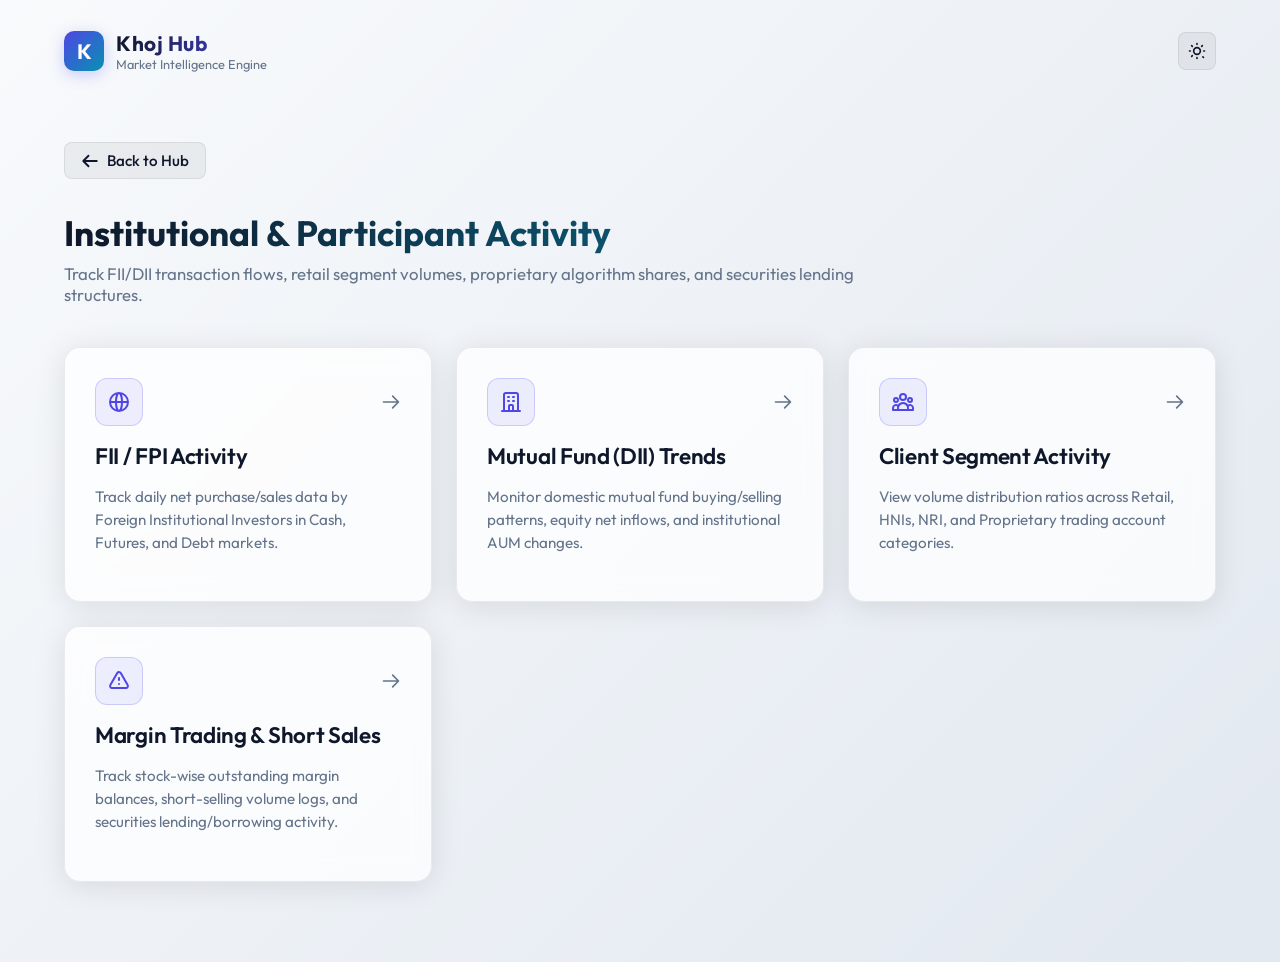
<file: institutional_activity.html>
<!DOCTYPE html>
<html lang="en">
<head>
  <meta charset="UTF-8">
  <meta name="viewport" content="width=device-width, initial-scale=1.0">
  <title>Institutional Activity - Khoj Hub</title>
  <!-- Google Fonts: Outfit -->
  <link rel="preconnect" href="https://fonts.googleapis.com">
  <link rel="preconnect" href="https://fonts.gstatic.com" crossorigin>
  <link href="https://fonts.googleapis.com/css2?family=Outfit:wght@300;400;500;600;700&display=swap" rel="stylesheet">
  
  <style>
    :root {
      --bg-gradient-start: #090d16;
      --bg-gradient-end: #121829;
      --card-bg: rgba(22, 28, 45, 0.65);
      --card-border: rgba(255, 255, 255, 0.08);
      --text-main: #f3f4f6;
      --text-muted: #9ca3af;
      --accent-primary: #6366f1; /* Indigo */
      --accent-secondary: #06b6d4; /* Cyan */
      --accent-purple: #a855f7; /* Purple */
      --transition-speed: 0.3s;
      --logo-text-gradient-start: #ffffff;
      --logo-text-gradient-end: #c7d2fe;
      --suggestion-bg: rgba(255, 255, 255, 0.05);
      --suggestion-hover-bg: rgba(99, 102, 241, 0.15);
      --suggestion-text: #c7d2fe;
    }

    body.light-theme {
      --bg-gradient-start: #f8fafc;
      --bg-gradient-end: #e2e8f0;
      --card-bg: rgba(255, 255, 255, 0.75);
      --card-border: rgba(15, 23, 42, 0.08);
      --text-main: #0f172a;
      --text-muted: #64748b;
      --accent-primary: #4f46e5;
      --accent-secondary: #0891b2;
      --accent-purple: #9333ea;
      --logo-text-gradient-start: #0f172a;
      --logo-text-gradient-end: #4f46e5;
      --suggestion-bg: rgba(0, 0, 0, 0.05);
      --suggestion-hover-bg: rgba(79, 70, 229, 0.1);
      --suggestion-text: #4f46e5;
    }

    * {
      box-sizing: border-box;
      margin: 0;
      padding: 0;
    }

    body {
      font-family: 'Outfit', sans-serif;
      background: linear-gradient(135deg, var(--bg-gradient-start), var(--bg-gradient-end));
      color: var(--text-main);
      min-height: 100vh;
      overflow-x: hidden;
      display: flex;
      flex-direction: column;
      transition: background var(--transition-speed);
    }

    /* Header Styles */
    header {
      width: 100%;
      max-width: 1200px;
      margin: 0 auto;
      padding: 30px 24px;
      display: flex;
      justify-content: space-between;
      align-items: center;
    }

    .logo-container {
      display: flex;
      align-items: center;
      gap: 12px;
      text-decoration: none;
    }

    .logo-icon {
      width: 40px;
      height: 40px;
      background: linear-gradient(135deg, var(--accent-primary), var(--accent-secondary));
      border-radius: 10px;
      display: flex;
      align-items: center;
      justify-content: center;
      font-weight: 700;
      color: white;
      font-size: 1.3rem;
      box-shadow: 0 4px 15px rgba(99, 102, 241, 0.3);
    }

    .logo-text h1 {
      font-size: 1.3rem;
      font-weight: 700;
      background: linear-gradient(to right, var(--logo-text-gradient-start), var(--logo-text-gradient-end));
      -webkit-background-clip: text;
      -webkit-text-fill-color: transparent;
      letter-spacing: 0.5px;
    }

    .logo-text p {
      font-size: 0.8rem;
      color: var(--text-muted);
    }

    /* Theme Toggle */
    .theme-toggle-btn {
      background: var(--suggestion-bg);
      border: 1px solid var(--card-border);
      border-radius: 8px;
      width: 38px;
      height: 38px;
      display: flex;
      align-items: center;
      justify-content: center;
      cursor: pointer;
      color: var(--text-main);
      transition: all var(--transition-speed);
    }

    .theme-toggle-btn:hover {
      background: var(--suggestion-hover-bg);
      border-color: var(--accent-primary);
      transform: scale(1.05);
    }

    .theme-icon {
      width: 20px;
      height: 20px;
      stroke-width: 2.5;
    }

    .hidden {
      display: none !important;
    }

    /* Main Content */
    main {
      flex: 1;
      display: flex;
      flex-direction: column;
      padding: 40px 24px 80px 24px;
      max-width: 1200px;
      width: 100%;
      margin: 0 auto;
      gap: 32px;
    }

    /* Navigation Bar */
    .nav-bar {
      display: flex;
      justify-content: space-between;
      align-items: center;
      width: 100%;
    }

    .back-btn {
      display: flex;
      align-items: center;
      gap: 8px;
      color: var(--text-main);
      text-decoration: none;
      font-size: 0.95rem;
      font-weight: 500;
      padding: 8px 16px;
      background: var(--suggestion-bg);
      border: 1px solid var(--card-border);
      border-radius: 8px;
      transition: all var(--transition-speed);
    }

    .back-btn:hover {
      background: var(--suggestion-hover-bg);
      border-color: var(--accent-primary);
      transform: translateX(-4px);
    }

    .back-btn-icon {
      width: 18px;
      height: 18px;
    }

    /* Page Header */
    .page-header {
      width: 100%;
    }

    .page-title {
      font-size: 2.2rem;
      font-weight: 700;
      margin-bottom: 8px;
      background: linear-gradient(to right, var(--text-main), var(--accent-secondary));
      -webkit-background-clip: text;
      -webkit-text-fill-color: transparent;
    }

    .page-desc {
      font-size: 1.05rem;
      color: var(--text-muted);
      max-width: 800px;
    }

    /* Grid Layout */
    .grid-container {
      width: 100%;
      display: grid;
      grid-template-columns: repeat(auto-fit, minmax(320px, 1fr));
      gap: 24px;
      margin-top: 10px;
    }

    /* Card Styling */
    .dashboard-card {
      background: var(--card-bg);
      border: 1px solid var(--card-border);
      border-radius: 16px;
      padding: 30px;
      width: 100%;
      cursor: pointer;
      text-decoration: none;
      color: inherit;
      display: flex;
      flex-direction: column;
      gap: 16px;
      backdrop-filter: blur(12px);
      transition: all 0.4s cubic-bezier(0.165, 0.84, 0.44, 1);
      position: relative;
      box-shadow: 0 4px 30px rgba(0, 0, 0, 0.1);
      overflow: hidden;
    }

    /* Neon Gradient Border Hover Effect */
    .dashboard-card::before {
      content: '';
      position: absolute;
      inset: 0;
      background: linear-gradient(135deg, var(--accent-primary), var(--accent-secondary), var(--accent-purple));
      opacity: 0;
      transition: opacity 0.4s;
      z-index: 0;
    }

    .dashboard-card-inner {
      position: relative;
      z-index: 1;
      display: flex;
      flex-direction: column;
      gap: 16px;
      width: 100%;
    }

    .dashboard-card:hover {
      transform: translateY(-6px) scale(1.01);
      box-shadow: 0 12px 40px rgba(99, 102, 241, 0.2);
      border-color: transparent;
    }

    .dashboard-card:hover::before {
      opacity: 0.15;
    }

    /* Card Icon */
    .card-header-row {
      display: flex;
      justify-content: space-between;
      align-items: center;
    }

    .card-icon-container {
      width: 48px;
      height: 48px;
      border-radius: 12px;
      background: rgba(99, 102, 241, 0.1);
      border: 1px solid rgba(99, 102, 241, 0.25);
      display: flex;
      align-items: center;
      justify-content: center;
      color: var(--accent-primary);
      transition: all var(--transition-speed);
    }

    .dashboard-card:hover .card-icon-container {
      background: var(--accent-primary);
      color: white;
      box-shadow: 0 0 15px rgba(99, 102, 241, 0.4);
    }

    .card-icon-svg {
      width: 24px;
      height: 24px;
    }

    .arrow-icon-svg {
      width: 20px;
      height: 20px;
      color: var(--text-muted);
      transition: transform var(--transition-speed), color var(--transition-speed);
    }

    .dashboard-card:hover .arrow-icon-svg {
      transform: translateX(5px);
      color: var(--accent-secondary);
    }

    /* Card Details */
    .card-title {
      font-size: 1.4rem;
      font-weight: 600;
      color: var(--text-main);
      letter-spacing: -0.3px;
    }

    .card-desc {
      font-size: 0.95rem;
      color: var(--text-muted);
      line-height: 1.5;
    }

    /* Details List */
    .card-details-list {
      opacity: 0;
      max-height: 0;
      overflow: hidden;
      transform: translateY(10px);
      transition: all 0.5s cubic-bezier(0.165, 0.84, 0.44, 1);
      display: flex;
      flex-direction: column;
      gap: 10px;
      border-top: 1px solid rgba(255, 255, 255, 0.05);
      padding-top: 0;
    }

    body.light-theme .card-details-list {
      border-top-color: rgba(0, 0, 0, 0.05);
    }

    .dashboard-card:hover .card-details-list {
      opacity: 1;
      max-height: 260px; /* high enough to fit content */
      transform: translateY(0);
      padding-top: 16px;
      margin-top: 4px;
    }

    .detail-item {
      display: flex;
      align-items: center;
      gap: 10px;
      font-size: 0.88rem;
      color: var(--text-muted);
    }

    .detail-bullet {
      width: 6px;
      height: 6px;
      border-radius: 50%;
      background: var(--accent-secondary);
      flex-shrink: 0;
    }
  </style>
</head>
<body class="light-theme">

  <!-- Header -->
  <header>
    <a href="index.html" class="logo-container">
      <div class="logo-icon">K</div>
      <div class="logo-text">
        <h1>Khoj Hub</h1>
        <p>Market Intelligence Engine</p>
      </div>
    </a>

    <button id="theme-toggle-btn" class="theme-toggle-btn" onclick="toggleTheme()" title="Toggle Theme" aria-label="Toggle Theme">
      <!-- Moon Icon -->
      <svg class="theme-icon moon-icon" xmlns="http://www.w3.org/2000/svg" fill="none" viewBox="0 0 24 24" stroke="currentColor">
        <path stroke-linecap="round" stroke-linejoin="round" stroke-width="2" d="M20.354 15.354A9 9 0 018.646 3.646 9.003 9.003 0 0012 21a9.003 9.003 0 008.354-5.646z" />
      </svg>
      <!-- Sun Icon -->
      <svg class="theme-icon sun-icon hidden" xmlns="http://www.w3.org/2000/svg" fill="none" viewBox="0 0 24 24" stroke="currentColor">
        <path stroke-linecap="round" stroke-linejoin="round" stroke-width="2" d="M12 3v1m0 16v1m9-9h-1M4 12H3m15.364-6.364l-.707.707M6.343 17.657l-.707.707m0-12.728l.707.707m12.728 12.728l.707.707M12 8a4 4 0 100 8 4 4 0 000-8z" />
      </svg>
    </button>
  </header>

  <!-- Main Content Area -->
  <main>
    <!-- Navigation Bar -->
    <div class="nav-bar">
      <a href="index.html" class="back-btn">
        <svg class="back-btn-icon" xmlns="http://www.w3.org/2000/svg" fill="none" viewBox="0 0 24 24" stroke="currentColor">
          <path stroke-linecap="round" stroke-linejoin="round" stroke-width="2.5" d="M10 19l-7-7m0 0l7-7m-7 7h18" />
        </svg>
        Back to Hub
      </a>
    </div>

    <!-- Page Header -->
    <div class="page-header">
      <h2 class="page-title">Institutional & Participant Activity</h2>
      <p class="page-desc">
        Track FII/DII transaction flows, retail segment volumes, proprietary algorithm shares, and securities lending structures.
      </p>
    </div>

    <!-- Tool Cards Grid -->
    <div class="grid-container">
      
      <!-- Card: FII / FPI Activity -->
      <div class="dashboard-card">
        <div class="dashboard-card-inner">
          <div class="card-header-row">
            <div class="card-icon-container">
              <svg class="card-icon-svg" xmlns="http://www.w3.org/2000/svg" fill="none" viewBox="0 0 24 24" stroke="currentColor">
                <path stroke-linecap="round" stroke-linejoin="round" stroke-width="2" d="M21 12a9 9 0 01-9 9m9-9a9 9 0 00-9-9m9 9H3m9 9a9 9 0 01-9-9m9 9c1.657 0 3-4.03 3-9s-1.343-9-3-9m0 18c-1.657 0-3-4.03-3-9s1.343-9 3-9m-9 9a9 9 0 019-9" />
              </svg>
            </div>
            <svg class="arrow-icon-svg" xmlns="http://www.w3.org/2000/svg" fill="none" viewBox="0 0 24 24" stroke="currentColor">
              <path stroke-linecap="round" stroke-linejoin="round" stroke-width="2" d="M14 5l7 7m0 0l-7 7m7-7H3" />
            </svg>
          </div>
          
          <div class="card-title">FII / FPI Activity</div>
          <div class="card-desc">
            Track daily net purchase/sales data by Foreign Institutional Investors in Cash, Futures, and Debt markets.
          </div>

          <div class="card-details-list">
            <div class="detail-item">
              <div class="detail-bullet"></div>
              <span><strong>Net Cash Flows:</strong> View historical daily foreign capital shifts</span>
            </div>
            <div class="detail-item">
              <div class="detail-bullet"></div>
              <span><strong>F&O Open Interest:</strong> Monitor FII long-to-short ratio distributions</span>
            </div>
            <div class="detail-item">
              <div class="detail-bullet"></div>
              <span><strong>Debt Segment Inflow:</strong> Track global bond holdings indexes</span>
            </div>
          </div>
        </div>
      </div>

      <!-- Card: Mutual Fund (DII) Trends -->
      <div class="dashboard-card">
        <div class="dashboard-card-inner">
          <div class="card-header-row">
            <div class="card-icon-container">
              <svg class="card-icon-svg" xmlns="http://www.w3.org/2000/svg" fill="none" viewBox="0 0 24 24" stroke="currentColor">
                <path stroke-linecap="round" stroke-linejoin="round" stroke-width="2" d="M19 21V5a2 2 0 00-2-2H7a2 2 0 00-2 2v16m14 0h2m-2 0h-5m-9 0H3m2 0h5M9 7h1m-1 4h1m4-4h1m-1 4h1m-5 10v-5a1 1 0 011-1h2a1 1 0 011 1v5m-4 0h4" />
              </svg>
            </div>
            <svg class="arrow-icon-svg" xmlns="http://www.w3.org/2000/svg" fill="none" viewBox="0 0 24 24" stroke="currentColor">
              <path stroke-linecap="round" stroke-linejoin="round" stroke-width="2" d="M14 5l7 7m0 0l-7 7m7-7H3" />
            </svg>
          </div>
          
          <div class="card-title">Mutual Fund (DII) Trends</div>
          <div class="card-desc">
            Monitor domestic mutual fund buying/selling patterns, equity net inflows, and institutional AUM changes.
          </div>

          <div class="card-details-list">
            <div class="detail-item">
              <div class="detail-bullet"></div>
              <span><strong>Asset Accumulation:</strong> Track sectors domestic funds are increasing</span>
            </div>
            <div class="detail-item">
              <div class="detail-bullet"></div>
              <span><strong>Liquid Capital reserves:</strong> Monitor mutual funds dry powder levels</span>
            </div>
            <div class="detail-item">
              <div class="detail-bullet"></div>
              <span><strong>Aggregate AUM:</strong> Retrieve monthly mutual fund growth summaries</span>
            </div>
          </div>
        </div>
      </div>

      <!-- Card: Client Category-wise Turnover -->
      <div class="dashboard-card">
        <div class="dashboard-card-inner">
          <div class="card-header-row">
            <div class="card-icon-container">
              <svg class="card-icon-svg" xmlns="http://www.w3.org/2000/svg" fill="none" viewBox="0 0 24 24" stroke="currentColor">
                <path stroke-linecap="round" stroke-linejoin="round" stroke-width="2" d="M17 20h5v-2a3 3 0 00-5.356-1.857M17 20H7m10 0v-2c0-.656-.126-1.283-.356-1.857M7 20H2v-2a3 3 0 015.356-1.857M7 20v-2c0-.656.126-1.283.356-1.857m0 0a5.002 5.002 0 019.288 0M15 7a3 3 0 11-6 0 3 3 0 016 0zm6 3a2 2 0 11-4 0 2 2 0 014 0zM7 10a2 2 0 11-4 0 2 2 0 014 0z" />
              </svg>
            </div>
            <svg class="arrow-icon-svg" xmlns="http://www.w3.org/2000/svg" fill="none" viewBox="0 0 24 24" stroke="currentColor">
              <path stroke-linecap="round" stroke-linejoin="round" stroke-width="2" d="M14 5l7 7m0 0l-7 7m7-7H3" />
            </svg>
          </div>
          
          <div class="card-title">Client Segment Activity</div>
          <div class="card-desc">
            View volume distribution ratios across Retail, HNIs, NRI, and Proprietary trading account categories.
          </div>

          <div class="card-details-list">
            <div class="detail-item">
              <div class="detail-bullet"></div>
              <span><strong>Proprietary Desks:</strong> Check high-speed algo traders market share</span>
            </div>
            <div class="detail-item">
              <div class="detail-bullet"></div>
              <span><strong>Retail Participation:</strong> Monitor options volumes by small retail accounts</span>
            </div>
            <div class="detail-item">
              <div class="detail-bullet"></div>
              <span><strong>HNI Allocations:</strong> Access asset reallocation indexes of wealthy investors</span>
            </div>
          </div>
        </div>
      </div>

      <!-- Card: Margin Trading & Short Sales -->
      <div class="dashboard-card">
        <div class="dashboard-card-inner">
          <div class="card-header-row">
            <div class="card-icon-container">
              <svg class="card-icon-svg" xmlns="http://www.w3.org/2000/svg" fill="none" viewBox="0 0 24 24" stroke="currentColor">
                <path stroke-linecap="round" stroke-linejoin="round" stroke-width="2" d="M12 9v2m0 4h.01m-6.938 4h13.856c1.54 0 2.502-1.667 1.732-3L13.732 4c-.77-1.333-2.694-1.333-3.464 0L3.34 16c-.77 1.333.192 3 1.732 3z" />
              </svg>
            </div>
            <svg class="arrow-icon-svg" xmlns="http://www.w3.org/2000/svg" fill="none" viewBox="0 0 24 24" stroke="currentColor">
              <path stroke-linecap="round" stroke-linejoin="round" stroke-width="2" d="M14 5l7 7m0 0l-7 7m7-7H3" />
            </svg>
          </div>
          
          <div class="card-title">Margin Trading & Short Sales</div>
          <div class="card-desc">
            Track stock-wise outstanding margin balances, short-selling volume logs, and securities lending/borrowing activity.
          </div>

          <div class="card-details-list">
            <div class="detail-item">
              <div class="detail-bullet"></div>
              <span><strong>Short Interest Ratios:</strong> Highlight heavily shorted tickers</span>
            </div>
            <div class="detail-item">
              <div class="detail-bullet"></div>
              <span><strong>Exposure Caps:</strong> View warning indicators for credit margin thresholds</span>
            </div>
            <div class="detail-item">
              <div class="detail-bullet"></div>
              <span><strong>SLB Lending Yields:</strong> Track yields on index equity borrow contracts</span>
            </div>
          </div>
        </div>
      </div>

    </div>
  </main>

  <script>
    // Theme Management
    function toggleTheme() {
      const isLight = document.body.classList.toggle('light-theme');
      localStorage.setItem('theme', isLight ? 'light' : 'dark');
      syncThemeIcons(isLight);
    }

    function syncThemeIcons(isLight) {
      const sunIcon = document.querySelector('.sun-icon');
      const moonIcon = document.querySelector('.moon-icon');
      if (sunIcon && moonIcon) {
        if (isLight) {
          sunIcon.classList.remove('hidden');
          moonIcon.classList.add('hidden');
        } else {
          sunIcon.classList.add('hidden');
          moonIcon.classList.remove('hidden');
        }
      }
    }

    // Initialize Theme early
    (function() {
      const savedTheme = localStorage.getItem('theme');
      if (savedTheme === 'dark') {
        document.body.classList.remove('light-theme');
      } else {
        document.body.classList.add('light-theme');
      }
    })();

    window.addEventListener('DOMContentLoaded', () => {
      const savedTheme = localStorage.getItem('theme');
      syncThemeIcons(savedTheme !== 'dark');
    });
  </script>
</body>
</html>
</file>
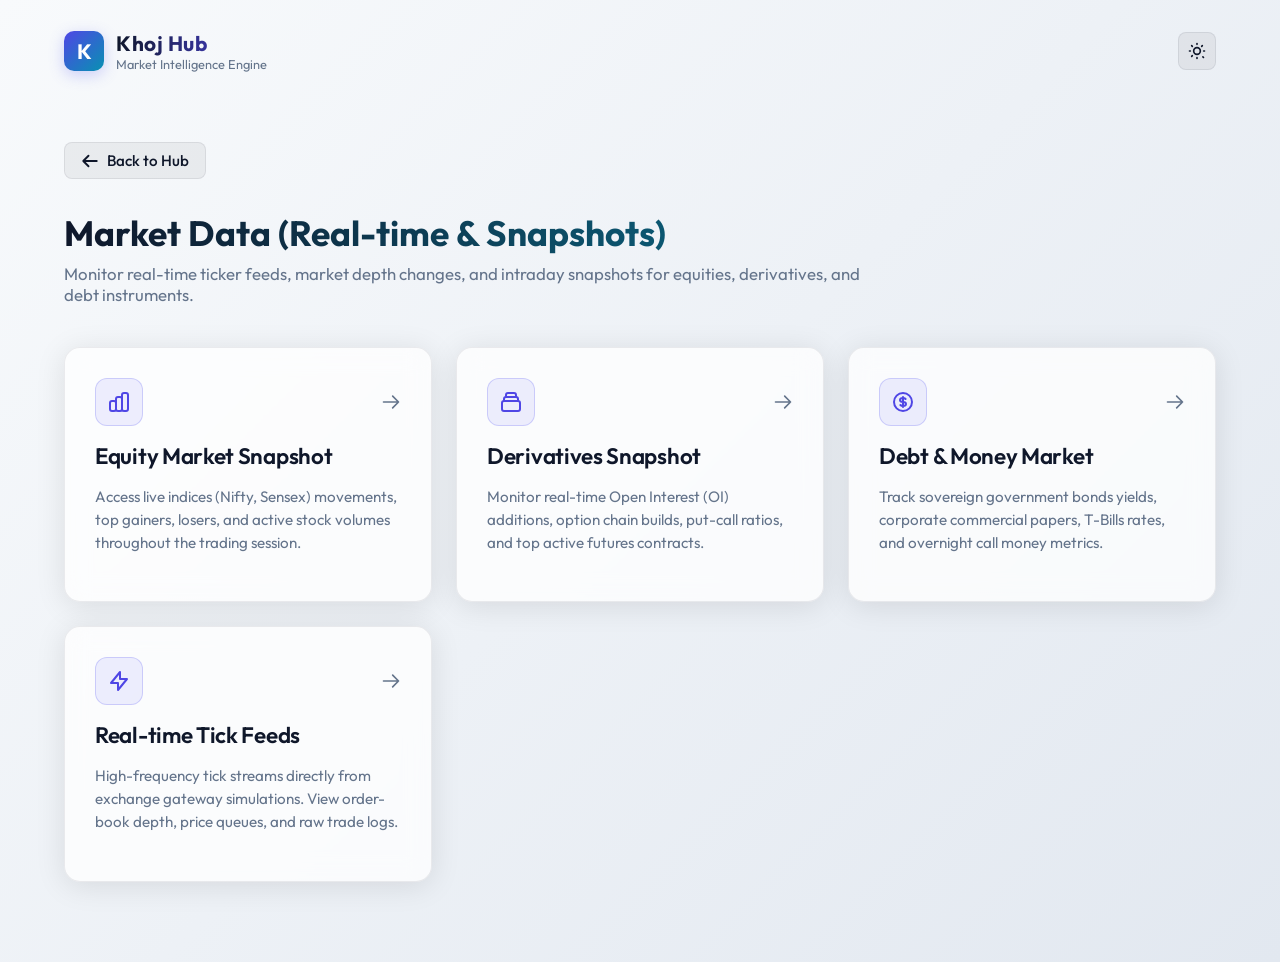
<file: market_data.html>
<!DOCTYPE html>
<html lang="en">
<head>
  <meta charset="UTF-8">
  <meta name="viewport" content="width=device-width, initial-scale=1.0">
  <title>Market Data - Khoj Hub</title>
  <!-- Google Fonts: Outfit -->
  <link rel="preconnect" href="https://fonts.googleapis.com">
  <link rel="preconnect" href="https://fonts.gstatic.com" crossorigin>
  <link href="https://fonts.googleapis.com/css2?family=Outfit:wght@300;400;500;600;700&display=swap" rel="stylesheet">
  
  <style>
    :root {
      --bg-gradient-start: #090d16;
      --bg-gradient-end: #121829;
      --card-bg: rgba(22, 28, 45, 0.65);
      --card-border: rgba(255, 255, 255, 0.08);
      --text-main: #f3f4f6;
      --text-muted: #9ca3af;
      --accent-primary: #6366f1; /* Indigo */
      --accent-secondary: #06b6d4; /* Cyan */
      --accent-purple: #a855f7; /* Purple */
      --transition-speed: 0.3s;
      --logo-text-gradient-start: #ffffff;
      --logo-text-gradient-end: #c7d2fe;
      --suggestion-bg: rgba(255, 255, 255, 0.05);
      --suggestion-hover-bg: rgba(99, 102, 241, 0.15);
      --suggestion-text: #c7d2fe;
    }

    body.light-theme {
      --bg-gradient-start: #f8fafc;
      --bg-gradient-end: #e2e8f0;
      --card-bg: rgba(255, 255, 255, 0.75);
      --card-border: rgba(15, 23, 42, 0.08);
      --text-main: #0f172a;
      --text-muted: #64748b;
      --accent-primary: #4f46e5;
      --accent-secondary: #0891b2;
      --accent-purple: #9333ea;
      --logo-text-gradient-start: #0f172a;
      --logo-text-gradient-end: #4f46e5;
      --suggestion-bg: rgba(0, 0, 0, 0.05);
      --suggestion-hover-bg: rgba(79, 70, 229, 0.1);
      --suggestion-text: #4f46e5;
    }

    * {
      box-sizing: border-box;
      margin: 0;
      padding: 0;
    }

    body {
      font-family: 'Outfit', sans-serif;
      background: linear-gradient(135deg, var(--bg-gradient-start), var(--bg-gradient-end));
      color: var(--text-main);
      min-height: 100vh;
      overflow-x: hidden;
      display: flex;
      flex-direction: column;
      transition: background var(--transition-speed);
    }

    /* Header Styles */
    header {
      width: 100%;
      max-width: 1200px;
      margin: 0 auto;
      padding: 30px 24px;
      display: flex;
      justify-content: space-between;
      align-items: center;
    }

    .logo-container {
      display: flex;
      align-items: center;
      gap: 12px;
      text-decoration: none;
    }

    .logo-icon {
      width: 40px;
      height: 40px;
      background: linear-gradient(135deg, var(--accent-primary), var(--accent-secondary));
      border-radius: 10px;
      display: flex;
      align-items: center;
      justify-content: center;
      font-weight: 700;
      color: white;
      font-size: 1.3rem;
      box-shadow: 0 4px 15px rgba(99, 102, 241, 0.3);
    }

    .logo-text h1 {
      font-size: 1.3rem;
      font-weight: 700;
      background: linear-gradient(to right, var(--logo-text-gradient-start), var(--logo-text-gradient-end));
      -webkit-background-clip: text;
      -webkit-text-fill-color: transparent;
      letter-spacing: 0.5px;
    }

    .logo-text p {
      font-size: 0.8rem;
      color: var(--text-muted);
    }

    /* Theme Toggle */
    .theme-toggle-btn {
      background: var(--suggestion-bg);
      border: 1px solid var(--card-border);
      border-radius: 8px;
      width: 38px;
      height: 38px;
      display: flex;
      align-items: center;
      justify-content: center;
      cursor: pointer;
      color: var(--text-main);
      transition: all var(--transition-speed);
    }

    .theme-toggle-btn:hover {
      background: var(--suggestion-hover-bg);
      border-color: var(--accent-primary);
      transform: scale(1.05);
    }

    .theme-icon {
      width: 20px;
      height: 20px;
      stroke-width: 2.5;
    }

    .hidden {
      display: none !important;
    }

    /* Main Content */
    main {
      flex: 1;
      display: flex;
      flex-direction: column;
      padding: 40px 24px 80px 24px;
      max-width: 1200px;
      width: 100%;
      margin: 0 auto;
      gap: 32px;
    }

    /* Navigation Bar */
    .nav-bar {
      display: flex;
      justify-content: space-between;
      align-items: center;
      width: 100%;
    }

    .back-btn {
      display: flex;
      align-items: center;
      gap: 8px;
      color: var(--text-main);
      text-decoration: none;
      font-size: 0.95rem;
      font-weight: 500;
      padding: 8px 16px;
      background: var(--suggestion-bg);
      border: 1px solid var(--card-border);
      border-radius: 8px;
      transition: all var(--transition-speed);
    }

    .back-btn:hover {
      background: var(--suggestion-hover-bg);
      border-color: var(--accent-primary);
      transform: translateX(-4px);
    }

    .back-btn-icon {
      width: 18px;
      height: 18px;
    }

    /* Page Header */
    .page-header {
      width: 100%;
    }

    .page-title {
      font-size: 2.2rem;
      font-weight: 700;
      margin-bottom: 8px;
      background: linear-gradient(to right, var(--text-main), var(--accent-secondary));
      -webkit-background-clip: text;
      -webkit-text-fill-color: transparent;
    }

    .page-desc {
      font-size: 1.05rem;
      color: var(--text-muted);
      max-width: 800px;
    }

    /* Grid Layout */
    .grid-container {
      width: 100%;
      display: grid;
      grid-template-columns: repeat(auto-fit, minmax(320px, 1fr));
      gap: 24px;
      margin-top: 10px;
    }

    /* Card Styling */
    .dashboard-card {
      background: var(--card-bg);
      border: 1px solid var(--card-border);
      border-radius: 16px;
      padding: 30px;
      width: 100%;
      cursor: pointer;
      text-decoration: none;
      color: inherit;
      display: flex;
      flex-direction: column;
      gap: 16px;
      backdrop-filter: blur(12px);
      transition: all 0.4s cubic-bezier(0.165, 0.84, 0.44, 1);
      position: relative;
      box-shadow: 0 4px 30px rgba(0, 0, 0, 0.1);
      overflow: hidden;
    }

    /* Neon Gradient Border Hover Effect */
    .dashboard-card::before {
      content: '';
      position: absolute;
      inset: 0;
      background: linear-gradient(135deg, var(--accent-primary), var(--accent-secondary), var(--accent-purple));
      opacity: 0;
      transition: opacity 0.4s;
      z-index: 0;
    }

    .dashboard-card-inner {
      position: relative;
      z-index: 1;
      display: flex;
      flex-direction: column;
      gap: 16px;
      width: 100%;
    }

    .dashboard-card:hover {
      transform: translateY(-6px) scale(1.01);
      box-shadow: 0 12px 40px rgba(99, 102, 241, 0.2);
      border-color: transparent;
    }

    .dashboard-card:hover::before {
      opacity: 0.15;
    }

    /* Card Icon */
    .card-header-row {
      display: flex;
      justify-content: space-between;
      align-items: center;
    }

    .card-icon-container {
      width: 48px;
      height: 48px;
      border-radius: 12px;
      background: rgba(99, 102, 241, 0.1);
      border: 1px solid rgba(99, 102, 241, 0.25);
      display: flex;
      align-items: center;
      justify-content: center;
      color: var(--accent-primary);
      transition: all var(--transition-speed);
    }

    .dashboard-card:hover .card-icon-container {
      background: var(--accent-primary);
      color: white;
      box-shadow: 0 0 15px rgba(99, 102, 241, 0.4);
    }

    .card-icon-svg {
      width: 24px;
      height: 24px;
    }

    .arrow-icon-svg {
      width: 20px;
      height: 20px;
      color: var(--text-muted);
      transition: transform var(--transition-speed), color var(--transition-speed);
    }

    .dashboard-card:hover .arrow-icon-svg {
      transform: translateX(5px);
      color: var(--accent-secondary);
    }

    /* Card Details */
    .card-title {
      font-size: 1.4rem;
      font-weight: 600;
      color: var(--text-main);
      letter-spacing: -0.3px;
    }

    .card-desc {
      font-size: 0.95rem;
      color: var(--text-muted);
      line-height: 1.5;
    }

    /* Details List */
    .card-details-list {
      opacity: 0;
      max-height: 0;
      overflow: hidden;
      transform: translateY(10px);
      transition: all 0.5s cubic-bezier(0.165, 0.84, 0.44, 1);
      display: flex;
      flex-direction: column;
      gap: 10px;
      border-top: 1px solid rgba(255, 255, 255, 0.05);
      padding-top: 0;
    }

    body.light-theme .card-details-list {
      border-top-color: rgba(0, 0, 0, 0.05);
    }

    .dashboard-card:hover .card-details-list {
      opacity: 1;
      max-height: 260px; /* high enough to fit content */
      transform: translateY(0);
      padding-top: 16px;
      margin-top: 4px;
    }

    .detail-item {
      display: flex;
      align-items: center;
      gap: 10px;
      font-size: 0.88rem;
      color: var(--text-muted);
    }

    .detail-bullet {
      width: 6px;
      height: 6px;
      border-radius: 50%;
      background: var(--accent-secondary);
      flex-shrink: 0;
    }
  </style>
</head>
<body class="light-theme">

  <!-- Header -->
  <header>
    <a href="index.html" class="logo-container">
      <div class="logo-icon">K</div>
      <div class="logo-text">
        <h1>Khoj Hub</h1>
        <p>Market Intelligence Engine</p>
      </div>
    </a>

    <button id="theme-toggle-btn" class="theme-toggle-btn" onclick="toggleTheme()" title="Toggle Theme" aria-label="Toggle Theme">
      <!-- Moon Icon -->
      <svg class="theme-icon moon-icon" xmlns="http://www.w3.org/2000/svg" fill="none" viewBox="0 0 24 24" stroke="currentColor">
        <path stroke-linecap="round" stroke-linejoin="round" stroke-width="2" d="M20.354 15.354A9 9 0 018.646 3.646 9.003 9.003 0 0012 21a9.003 9.003 0 008.354-5.646z" />
      </svg>
      <!-- Sun Icon -->
      <svg class="theme-icon sun-icon hidden" xmlns="http://www.w3.org/2000/svg" fill="none" viewBox="0 0 24 24" stroke="currentColor">
        <path stroke-linecap="round" stroke-linejoin="round" stroke-width="2" d="M12 3v1m0 16v1m9-9h-1M4 12H3m15.364-6.364l-.707.707M6.343 17.657l-.707.707m0-12.728l.707.707m12.728 12.728l.707.707M12 8a4 4 0 100 8 4 4 0 000-8z" />
      </svg>
    </button>
  </header>

  <!-- Main Content Area -->
  <main>
    <!-- Navigation Bar -->
    <div class="nav-bar">
      <a href="index.html" class="back-btn">
        <svg class="back-btn-icon" xmlns="http://www.w3.org/2000/svg" fill="none" viewBox="0 0 24 24" stroke="currentColor">
          <path stroke-linecap="round" stroke-linejoin="round" stroke-width="2.5" d="M10 19l-7-7m0 0l7-7m-7 7h18" />
        </svg>
        Back to Hub
      </a>
    </div>

    <!-- Page Header -->
    <div class="page-header">
      <h2 class="page-title">Market Data (Real-time & Snapshots)</h2>
      <p class="page-desc">
        Monitor real-time ticker feeds, market depth changes, and intraday snapshots for equities, derivatives, and debt instruments.
      </p>
    </div>

    <!-- Tool Cards Grid -->
    <div class="grid-container">
      
      <!-- Card: Equity Market Snapshot -->
      <div class="dashboard-card">
        <div class="dashboard-card-inner">
          <div class="card-header-row">
            <div class="card-icon-container">
              <svg class="card-icon-svg" xmlns="http://www.w3.org/2000/svg" fill="none" viewBox="0 0 24 24" stroke="currentColor">
                <path stroke-linecap="round" stroke-linejoin="round" stroke-width="2" d="M9 19v-6a2 2 0 00-2-2H5a2 2 0 00-2 2v6a2 2 0 002 2h2a2 2 0 002-2m0 0V9a2 2 0 012-2h2a2 2 0 012 2v10m-6 0a2 2 0 002 2h2a2 2 0 002-2m0 0V5a2 2 0 012-2h2a2 2 0 012 2v14a2 2 0 01-2 2h-2a2 2 0 01-2-2z" />
              </svg>
            </div>
            <svg class="arrow-icon-svg" xmlns="http://www.w3.org/2000/svg" fill="none" viewBox="0 0 24 24" stroke="currentColor">
              <path stroke-linecap="round" stroke-linejoin="round" stroke-width="2" d="M14 5l7 7m0 0l-7 7m7-7H3" />
            </svg>
          </div>
          
          <div class="card-title">Equity Market Snapshot</div>
          <div class="card-desc">
            Access live indices (Nifty, Sensex) movements, top gainers, losers, and active stock volumes throughout the trading session.
          </div>

          <div class="card-details-list">
            <div class="detail-item">
              <div class="detail-bullet"></div>
              <span><strong>Broad Market Indices:</strong> Track Nifty 50, Next 50, and sectoral feeds</span>
            </div>
            <div class="detail-item">
              <div class="detail-bullet"></div>
              <span><strong>Intraday Heatmaps:</strong> Visualize sector-wise volume clusters</span>
            </div>
            <div class="detail-item">
              <div class="detail-bullet"></div>
              <span><strong>Price Action:</strong> Advance/Decline ratios updated every 5 seconds</span>
            </div>
          </div>
        </div>
      </div>

      <!-- Card: Derivatives Snapshot -->
      <div class="dashboard-card">
        <div class="dashboard-card-inner">
          <div class="card-header-row">
            <div class="card-icon-container">
              <svg class="card-icon-svg" xmlns="http://www.w3.org/2000/svg" fill="none" viewBox="0 0 24 24" stroke="currentColor">
                <path stroke-linecap="round" stroke-linejoin="round" stroke-width="2" d="M19 11H5m14 0a2 2 0 012 2v6a2 2 0 01-2 2H5a2 2 0 01-2-2v-6a2 2 0 012-2m14 0V9a2 2 0 00-2-2M5 11V9a2 2 0 012-2m0 0V5a2 2 0 012-2h6a2 2 0 012 2v2M7 7h10" />
              </svg>
            </div>
            <svg class="arrow-icon-svg" xmlns="http://www.w3.org/2000/svg" fill="none" viewBox="0 0 24 24" stroke="currentColor">
              <path stroke-linecap="round" stroke-linejoin="round" stroke-width="2" d="M14 5l7 7m0 0l-7 7m7-7H3" />
            </svg>
          </div>
          
          <div class="card-title">Derivatives Snapshot</div>
          <div class="card-desc">
            Monitor real-time Open Interest (OI) additions, option chain builds, put-call ratios, and top active futures contracts.
          </div>

          <div class="card-details-list">
            <div class="detail-item">
              <div class="detail-bullet"></div>
              <span><strong>Option Chain Matrix:</strong> Live calls/puts premiums and IVs</span>
            </div>
            <div class="detail-item">
              <div class="detail-bullet"></div>
              <span><strong>OI Heatmap:</strong> Spot long build-up and short covering in real-time</span>
            </div>
            <div class="detail-item">
              <div class="detail-bullet"></div>
              <span><strong>PCR Tracking:</strong> Index PCR ratios updated dynamically</span>
            </div>
          </div>
        </div>
      </div>

      <!-- Card: Debt & Money Market -->
      <div class="dashboard-card">
        <div class="dashboard-card-inner">
          <div class="card-header-row">
            <div class="card-icon-container">
              <svg class="card-icon-svg" xmlns="http://www.w3.org/2000/svg" fill="none" viewBox="0 0 24 24" stroke="currentColor">
                <path stroke-linecap="round" stroke-linejoin="round" stroke-width="2" d="M12 8c-1.657 0-3 .895-3 2s1.343 2 3 2 3 .895 3 2-1.343 2-3 2m0-8c1.11 0 2.08.402 2.599 1M12 8V7m0 1v8m0 0v1m0-1c-1.11 0-2.08-.402-2.599-1M21 12a9 9 0 11-18 0 9 9 0 0118 0z" />
              </svg>
            </div>
            <svg class="arrow-icon-svg" xmlns="http://www.w3.org/2000/svg" fill="none" viewBox="0 0 24 24" stroke="currentColor">
              <path stroke-linecap="round" stroke-linejoin="round" stroke-width="2" d="M14 5l7 7m0 0l-7 7m7-7H3" />
            </svg>
          </div>
          
          <div class="card-title">Debt & Money Market</div>
          <div class="card-desc">
            Track sovereign government bonds yields, corporate commercial papers, T-Bills rates, and overnight call money metrics.
          </div>

          <div class="card-details-list">
            <div class="detail-item">
              <div class="detail-bullet"></div>
              <span><strong>Sovereign Yields:</strong> Live 10-year G-Sec bond yield tracking</span>
            </div>
            <div class="detail-item">
              <div class="detail-bullet"></div>
              <span><strong>CP & CD Rates:</strong> Track short-term commercial papers index</span>
            </div>
            <div class="detail-item">
              <div class="detail-bullet"></div>
              <span><strong>Liquidity Status:</strong> Overnight RBI repo absorption dashboard</span>
            </div>
          </div>
        </div>
      </div>

      <!-- Card: Real-time Tick Feeds -->
      <div class="dashboard-card">
        <div class="dashboard-card-inner">
          <div class="card-header-row">
            <div class="card-icon-container">
              <svg class="card-icon-svg" xmlns="http://www.w3.org/2000/svg" fill="none" viewBox="0 0 24 24" stroke="currentColor">
                <path stroke-linecap="round" stroke-linejoin="round" stroke-width="2" d="M13 10V3L4 14h7v7l9-11h-7z" />
              </svg>
            </div>
            <svg class="arrow-icon-svg" xmlns="http://www.w3.org/2000/svg" fill="none" viewBox="0 0 24 24" stroke="currentColor">
              <path stroke-linecap="round" stroke-linejoin="round" stroke-width="2" d="M14 5l7 7m0 0l-7 7m7-7H3" />
            </svg>
          </div>
          
          <div class="card-title">Real-time Tick Feeds</div>
          <div class="card-desc">
            High-frequency tick streams directly from exchange gateway simulations. View order-book depth, price queues, and raw trade logs.
          </div>

          <div class="card-details-list">
            <div class="detail-item">
              <div class="detail-bullet"></div>
              <span><strong>5-Level Depth:</strong> Standard bid/ask order book layout</span>
            </div>
            <div class="detail-item">
              <div class="detail-bullet"></div>
              <span><strong>WebSocket Streams:</strong> Direct client-side subscription test portal</span>
            </div>
            <div class="detail-item">
              <div class="detail-bullet"></div>
              <span><strong>L1/L2 Feed Parser:</strong> Developer console for testing API pipelines</span>
            </div>
          </div>
        </div>
      </div>

    </div>
  </main>

  <script>
    // Theme Management
    function toggleTheme() {
      const isLight = document.body.classList.toggle('light-theme');
      localStorage.setItem('theme', isLight ? 'light' : 'dark');
      syncThemeIcons(isLight);
    }

    function syncThemeIcons(isLight) {
      const sunIcon = document.querySelector('.sun-icon');
      const moonIcon = document.querySelector('.moon-icon');
      if (sunIcon && moonIcon) {
        if (isLight) {
          sunIcon.classList.remove('hidden');
          moonIcon.classList.add('hidden');
        } else {
          sunIcon.classList.add('hidden');
          moonIcon.classList.remove('hidden');
        }
      }
    }

    // Initialize Theme early
    (function() {
      const savedTheme = localStorage.getItem('theme');
      if (savedTheme === 'dark') {
        document.body.classList.remove('light-theme');
      } else {
        document.body.classList.add('light-theme');
      }
    })();

    window.addEventListener('DOMContentLoaded', () => {
      const savedTheme = localStorage.getItem('theme');
      syncThemeIcons(savedTheme !== 'dark');
    });
  </script>
</body>
</html>
</file>
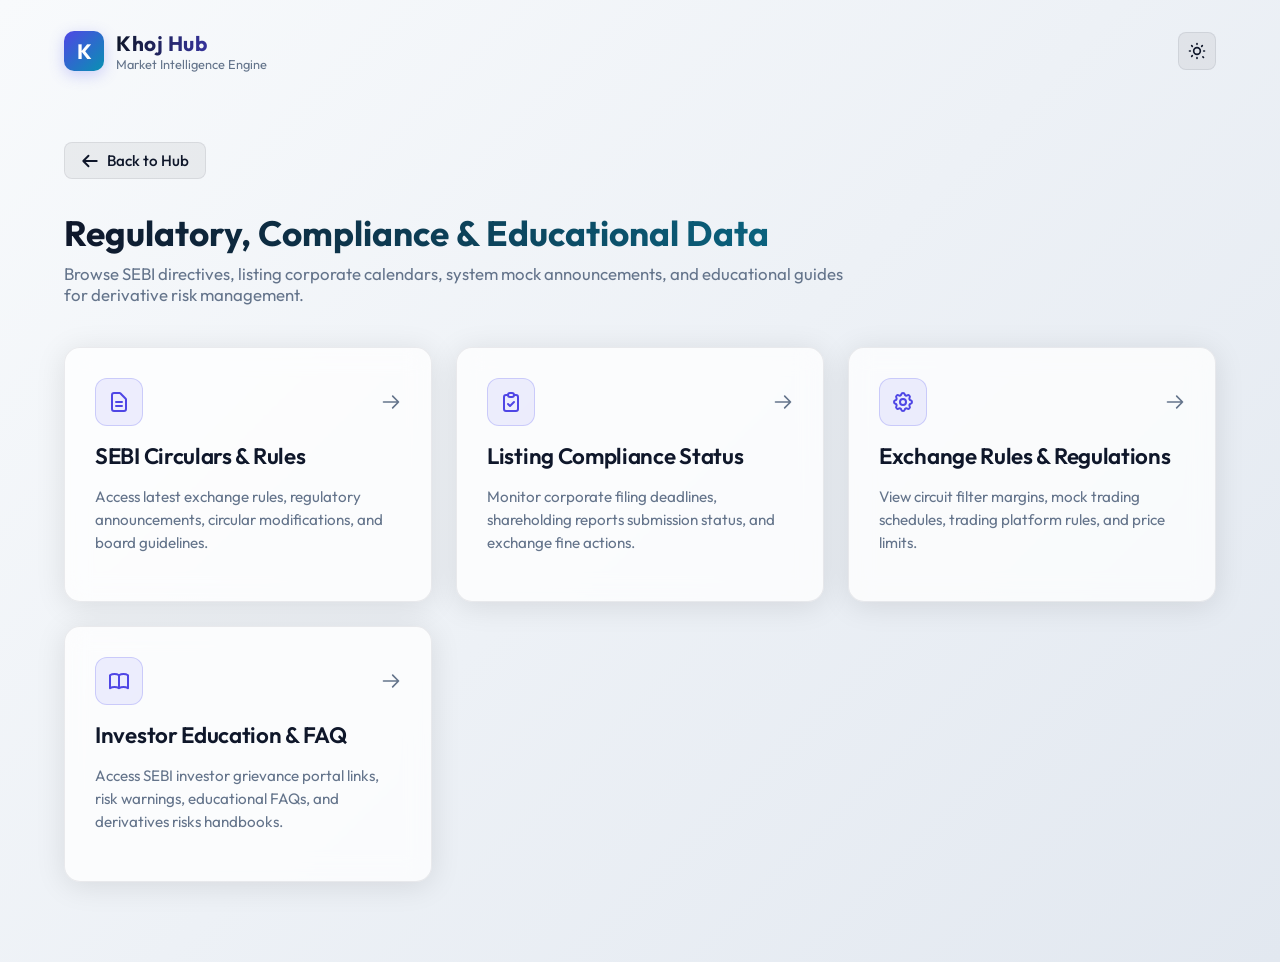
<file: regulatory_compliance.html>
<!DOCTYPE html>
<html lang="en">
<head>
  <meta charset="UTF-8">
  <meta name="viewport" content="width=device-width, initial-scale=1.0">
  <title>Regulatory & Compliance - Khoj Hub</title>
  <!-- Google Fonts: Outfit -->
  <link rel="preconnect" href="https://fonts.googleapis.com">
  <link rel="preconnect" href="https://fonts.gstatic.com" crossorigin>
  <link href="https://fonts.googleapis.com/css2?family=Outfit:wght@300;400;500;600;700&display=swap" rel="stylesheet">
  
  <style>
    :root {
      --bg-gradient-start: #090d16;
      --bg-gradient-end: #121829;
      --card-bg: rgba(22, 28, 45, 0.65);
      --card-border: rgba(255, 255, 255, 0.08);
      --text-main: #f3f4f6;
      --text-muted: #9ca3af;
      --accent-primary: #6366f1; /* Indigo */
      --accent-secondary: #06b6d4; /* Cyan */
      --accent-purple: #a855f7; /* Purple */
      --transition-speed: 0.3s;
      --logo-text-gradient-start: #ffffff;
      --logo-text-gradient-end: #c7d2fe;
      --suggestion-bg: rgba(255, 255, 255, 0.05);
      --suggestion-hover-bg: rgba(99, 102, 241, 0.15);
      --suggestion-text: #c7d2fe;
    }

    body.light-theme {
      --bg-gradient-start: #f8fafc;
      --bg-gradient-end: #e2e8f0;
      --card-bg: rgba(255, 255, 255, 0.75);
      --card-border: rgba(15, 23, 42, 0.08);
      --text-main: #0f172a;
      --text-muted: #64748b;
      --accent-primary: #4f46e5;
      --accent-secondary: #0891b2;
      --accent-purple: #9333ea;
      --logo-text-gradient-start: #0f172a;
      --logo-text-gradient-end: #4f46e5;
      --suggestion-bg: rgba(0, 0, 0, 0.05);
      --suggestion-hover-bg: rgba(79, 70, 229, 0.1);
      --suggestion-text: #4f46e5;
    }

    * {
      box-sizing: border-box;
      margin: 0;
      padding: 0;
    }

    body {
      font-family: 'Outfit', sans-serif;
      background: linear-gradient(135deg, var(--bg-gradient-start), var(--bg-gradient-end));
      color: var(--text-main);
      min-height: 100vh;
      overflow-x: hidden;
      display: flex;
      flex-direction: column;
      transition: background var(--transition-speed);
    }

    /* Header Styles */
    header {
      width: 100%;
      max-width: 1200px;
      margin: 0 auto;
      padding: 30px 24px;
      display: flex;
      justify-content: space-between;
      align-items: center;
    }

    .logo-container {
      display: flex;
      align-items: center;
      gap: 12px;
      text-decoration: none;
    }

    .logo-icon {
      width: 40px;
      height: 40px;
      background: linear-gradient(135deg, var(--accent-primary), var(--accent-secondary));
      border-radius: 10px;
      display: flex;
      align-items: center;
      justify-content: center;
      font-weight: 700;
      color: white;
      font-size: 1.3rem;
      box-shadow: 0 4px 15px rgba(99, 102, 241, 0.3);
    }

    .logo-text h1 {
      font-size: 1.3rem;
      font-weight: 700;
      background: linear-gradient(to right, var(--logo-text-gradient-start), var(--logo-text-gradient-end));
      -webkit-background-clip: text;
      -webkit-text-fill-color: transparent;
      letter-spacing: 0.5px;
    }

    .logo-text p {
      font-size: 0.8rem;
      color: var(--text-muted);
    }

    /* Theme Toggle */
    .theme-toggle-btn {
      background: var(--suggestion-bg);
      border: 1px solid var(--card-border);
      border-radius: 8px;
      width: 38px;
      height: 38px;
      display: flex;
      align-items: center;
      justify-content: center;
      cursor: pointer;
      color: var(--text-main);
      transition: all var(--transition-speed);
    }

    .theme-toggle-btn:hover {
      background: var(--suggestion-hover-bg);
      border-color: var(--accent-primary);
      transform: scale(1.05);
    }

    .theme-icon {
      width: 20px;
      height: 20px;
      stroke-width: 2.5;
    }

    .hidden {
      display: none !important;
    }

    /* Main Content */
    main {
      flex: 1;
      display: flex;
      flex-direction: column;
      padding: 40px 24px 80px 24px;
      max-width: 1200px;
      width: 100%;
      margin: 0 auto;
      gap: 32px;
    }

    /* Navigation Bar */
    .nav-bar {
      display: flex;
      justify-content: space-between;
      align-items: center;
      width: 100%;
    }

    .back-btn {
      display: flex;
      align-items: center;
      gap: 8px;
      color: var(--text-main);
      text-decoration: none;
      font-size: 0.95rem;
      font-weight: 500;
      padding: 8px 16px;
      background: var(--suggestion-bg);
      border: 1px solid var(--card-border);
      border-radius: 8px;
      transition: all var(--transition-speed);
    }

    .back-btn:hover {
      background: var(--suggestion-hover-bg);
      border-color: var(--accent-primary);
      transform: translateX(-4px);
    }

    .back-btn-icon {
      width: 18px;
      height: 18px;
    }

    /* Page Header */
    .page-header {
      width: 100%;
    }

    .page-title {
      font-size: 2.2rem;
      font-weight: 700;
      margin-bottom: 8px;
      background: linear-gradient(to right, var(--text-main), var(--accent-secondary));
      -webkit-background-clip: text;
      -webkit-text-fill-color: transparent;
    }

    .page-desc {
      font-size: 1.05rem;
      color: var(--text-muted);
      max-width: 800px;
    }

    /* Grid Layout */
    .grid-container {
      width: 100%;
      display: grid;
      grid-template-columns: repeat(auto-fit, minmax(320px, 1fr));
      gap: 24px;
      margin-top: 10px;
    }

    /* Card Styling */
    .dashboard-card {
      background: var(--card-bg);
      border: 1px solid var(--card-border);
      border-radius: 16px;
      padding: 30px;
      width: 100%;
      cursor: pointer;
      text-decoration: none;
      color: inherit;
      display: flex;
      flex-direction: column;
      gap: 16px;
      backdrop-filter: blur(12px);
      transition: all 0.4s cubic-bezier(0.165, 0.84, 0.44, 1);
      position: relative;
      box-shadow: 0 4px 30px rgba(0, 0, 0, 0.1);
      overflow: hidden;
    }

    /* Neon Gradient Border Hover Effect */
    .dashboard-card::before {
      content: '';
      position: absolute;
      inset: 0;
      background: linear-gradient(135deg, var(--accent-primary), var(--accent-secondary), var(--accent-purple));
      opacity: 0;
      transition: opacity 0.4s;
      z-index: 0;
    }

    .dashboard-card-inner {
      position: relative;
      z-index: 1;
      display: flex;
      flex-direction: column;
      gap: 16px;
      width: 100%;
    }

    .dashboard-card:hover {
      transform: translateY(-6px) scale(1.01);
      box-shadow: 0 12px 40px rgba(99, 102, 241, 0.2);
      border-color: transparent;
    }

    .dashboard-card:hover::before {
      opacity: 0.15;
    }

    /* Card Icon */
    .card-header-row {
      display: flex;
      justify-content: space-between;
      align-items: center;
    }

    .card-icon-container {
      width: 48px;
      height: 48px;
      border-radius: 12px;
      background: rgba(99, 102, 241, 0.1);
      border: 1px solid rgba(99, 102, 241, 0.25);
      display: flex;
      align-items: center;
      justify-content: center;
      color: var(--accent-primary);
      transition: all var(--transition-speed);
    }

    .dashboard-card:hover .card-icon-container {
      background: var(--accent-primary);
      color: white;
      box-shadow: 0 0 15px rgba(99, 102, 241, 0.4);
    }

    .card-icon-svg {
      width: 24px;
      height: 24px;
    }

    .arrow-icon-svg {
      width: 20px;
      height: 20px;
      color: var(--text-muted);
      transition: transform var(--transition-speed), color var(--transition-speed);
    }

    .dashboard-card:hover .arrow-icon-svg {
      transform: translateX(5px);
      color: var(--accent-secondary);
    }

    /* Card Details */
    .card-title {
      font-size: 1.4rem;
      font-weight: 600;
      color: var(--text-main);
      letter-spacing: -0.3px;
    }

    .card-desc {
      font-size: 0.95rem;
      color: var(--text-muted);
      line-height: 1.5;
    }

    /* Details List */
    .card-details-list {
      opacity: 0;
      max-height: 0;
      overflow: hidden;
      transform: translateY(10px);
      transition: all 0.5s cubic-bezier(0.165, 0.84, 0.44, 1);
      display: flex;
      flex-direction: column;
      gap: 10px;
      border-top: 1px solid rgba(255, 255, 255, 0.05);
      padding-top: 0;
    }

    body.light-theme .card-details-list {
      border-top-color: rgba(0, 0, 0, 0.05);
    }

    .dashboard-card:hover .card-details-list {
      opacity: 1;
      max-height: 260px; /* high enough to fit content */
      transform: translateY(0);
      padding-top: 16px;
      margin-top: 4px;
    }

    .detail-item {
      display: flex;
      align-items: center;
      gap: 10px;
      font-size: 0.88rem;
      color: var(--text-muted);
    }

    .detail-bullet {
      width: 6px;
      height: 6px;
      border-radius: 50%;
      background: var(--accent-secondary);
      flex-shrink: 0;
    }
  </style>
</head>
<body class="light-theme">

  <!-- Header -->
  <header>
    <a href="index.html" class="logo-container">
      <div class="logo-icon">K</div>
      <div class="logo-text">
        <h1>Khoj Hub</h1>
        <p>Market Intelligence Engine</p>
      </div>
    </a>

    <button id="theme-toggle-btn" class="theme-toggle-btn" onclick="toggleTheme()" title="Toggle Theme" aria-label="Toggle Theme">
      <!-- Moon Icon -->
      <svg class="theme-icon moon-icon" xmlns="http://www.w3.org/2000/svg" fill="none" viewBox="0 0 24 24" stroke="currentColor">
        <path stroke-linecap="round" stroke-linejoin="round" stroke-width="2" d="M20.354 15.354A9 9 0 018.646 3.646 9.003 9.003 0 0012 21a9.003 9.003 0 008.354-5.646z" />
      </svg>
      <!-- Sun Icon -->
      <svg class="theme-icon sun-icon hidden" xmlns="http://www.w3.org/2000/svg" fill="none" viewBox="0 0 24 24" stroke="currentColor">
        <path stroke-linecap="round" stroke-linejoin="round" stroke-width="2" d="M12 3v1m0 16v1m9-9h-1M4 12H3m15.364-6.364l-.707.707M6.343 17.657l-.707.707m0-12.728l.707.707m12.728 12.728l.707.707M12 8a4 4 0 100 8 4 4 0 000-8z" />
      </svg>
    </button>
  </header>

  <!-- Main Content Area -->
  <main>
    <!-- Navigation Bar -->
    <div class="nav-bar">
      <a href="index.html" class="back-btn">
        <svg class="back-btn-icon" xmlns="http://www.w3.org/2000/svg" fill="none" viewBox="0 0 24 24" stroke="currentColor">
          <path stroke-linecap="round" stroke-linejoin="round" stroke-width="2.5" d="M10 19l-7-7m0 0l7-7m-7 7h18" />
        </svg>
        Back to Hub
      </a>
    </div>

    <!-- Page Header -->
    <div class="page-header">
      <h2 class="page-title">Regulatory, Compliance & Educational Data</h2>
      <p class="page-desc">
        Browse SEBI directives, listing corporate calendars, system mock announcements, and educational guides for derivative risk management.
      </p>
    </div>

    <!-- Tool Cards Grid -->
    <div class="grid-container">
      
      <!-- Card: SEBI Circulars & Rules -->
      <div class="dashboard-card">
        <div class="dashboard-card-inner">
          <div class="card-header-row">
            <div class="card-icon-container">
              <svg class="card-icon-svg" xmlns="http://www.w3.org/2000/svg" fill="none" viewBox="0 0 24 24" stroke="currentColor">
                <path stroke-linecap="round" stroke-linejoin="round" stroke-width="2" d="M9 12h6m-6 4h6m2 5H7a2 2 0 01-2-2V5a2 2 0 012-2h5.586a1 1 0 01.707.293l5.414 5.414a1 1 0 01.293.707V19a2 2 0 01-2 2z" />
              </svg>
            </div>
            <svg class="arrow-icon-svg" xmlns="http://www.w3.org/2000/svg" fill="none" viewBox="0 0 24 24" stroke="currentColor">
              <path stroke-linecap="round" stroke-linejoin="round" stroke-width="2" d="M14 5l7 7m0 0l-7 7m7-7H3" />
            </svg>
          </div>
          
          <div class="card-title">SEBI Circulars & Rules</div>
          <div class="card-desc">
            Access latest exchange rules, regulatory announcements, circular modifications, and board guidelines.
          </div>

          <div class="card-details-list">
            <div class="detail-item">
              <div class="detail-bullet"></div>
              <span><strong>Listing Revisions:</strong> Trace compliance updates in SEBI LODR rules</span>
            </div>
            <div class="detail-item">
              <div class="detail-bullet"></div>
              <span><strong>Enforcement Sheets:</strong> View lists of recent corporate legal orders</span>
            </div>
            <div class="detail-item">
              <div class="detail-bullet"></div>
              <span><strong>Implementation Deadlines:</strong> Check timelines for systemic policy changes</span>
            </div>
          </div>
        </div>
      </div>

      <!-- Card: Listing Compliance Status -->
      <div class="dashboard-card">
        <div class="dashboard-card-inner">
          <div class="card-header-row">
            <div class="card-icon-container">
              <svg class="card-icon-svg" xmlns="http://www.w3.org/2000/svg" fill="none" viewBox="0 0 24 24" stroke="currentColor">
                <path stroke-linecap="round" stroke-linejoin="round" stroke-width="2" d="M9 5H7a2 2 0 00-2 2v12a2 2 0 002 2h10a2 2 0 002-2V7a2 2 0 00-2-2h-2M9 5a2 2 0 002 2h2a2 2 0 002-2M9 5a2 2 0 012-2h2a2 2 0 012 2m-6 9l2 2 4-4" />
              </svg>
            </div>
            <svg class="arrow-icon-svg" xmlns="http://www.w3.org/2000/svg" fill="none" viewBox="0 0 24 24" stroke="currentColor">
              <path stroke-linecap="round" stroke-linejoin="round" stroke-width="2" d="M14 5l7 7m0 0l-7 7m7-7H3" />
            </svg>
          </div>
          
          <div class="card-title">Listing Compliance Status</div>
          <div class="card-desc">
            Monitor corporate filing deadlines, shareholding reports submission status, and exchange fine actions.
          </div>

          <div class="card-details-list">
            <div class="detail-item">
              <div class="detail-bullet"></div>
              <span><strong>Filing Calendars:</strong> Track corporate governance quarterly submissions</span>
            </div>
            <div class="detail-item">
              <div class="detail-bullet"></div>
              <span><strong>Late Fee Warnings:</strong> Trace fine reports issued to listed entities</span>
            </div>
            <div class="detail-item">
              <div class="detail-bullet"></div>
              <span><strong>Compliance Ratios:</strong> Trace percentages of active compliant companies</span>
            </div>
          </div>
        </div>
      </div>

      <!-- Card: Exchange Trading Rules -->
      <div class="dashboard-card">
        <div class="dashboard-card-inner">
          <div class="card-header-row">
            <div class="card-icon-container">
              <svg class="card-icon-svg" xmlns="http://www.w3.org/2000/svg" fill="none" viewBox="0 0 24 24" stroke="currentColor">
                <path stroke-linecap="round" stroke-linejoin="round" stroke-width="2" d="M10.325 4.317c.426-1.756 2.924-1.756 3.35 0a1.724 1.724 0 002.573 1.066c1.543-.94 3.31.826 2.37 2.37a1.724 1.724 0 001.065 2.572c1.756.426 1.756 2.924 0 3.35a1.724 1.724 0 00-1.066 2.573c.94 1.543-.826 3.31-2.37 2.37a1.724 1.724 0 00-2.572 1.065c-.426 1.756-2.924 1.756-3.35 0a1.724 1.724 0 00-2.573-1.066c-1.543.94-3.31-.826-2.37-2.37a1.724 1.724 0 00-1.065-2.572c-1.756-.426-1.756-2.924 0-3.35a1.724 1.724 0 001.066-2.573c-.94-1.543.826-3.31 2.37-2.37.996.608 2.296.07 2.572-1.065z" />
                <path stroke-linecap="round" stroke-linejoin="round" stroke-width="2" d="M15 12a3 3 0 11-6 0 3 3 0 016 0z" />
              </svg>
            </div>
            <svg class="arrow-icon-svg" xmlns="http://www.w3.org/2000/svg" fill="none" viewBox="0 0 24 24" stroke="currentColor">
              <path stroke-linecap="round" stroke-linejoin="round" stroke-width="2" d="M14 5l7 7m0 0l-7 7m7-7H3" />
            </svg>
          </div>
          
          <div class="card-title">Exchange Rules & Regulations</div>
          <div class="card-desc">
            View circuit filter margins, mock trading schedules, trading platform rules, and price limits.
          </div>

          <div class="card-details-list">
            <div class="detail-item">
              <div class="detail-bullet"></div>
              <span><strong>Circuit Breakers:</strong> Track dynamic price bands limits daily updates</span>
            </div>
            <div class="detail-item">
              <div class="detail-bullet"></div>
              <span><strong>Mock Trading:</strong> System test schedule notifications for brokers</span>
            </div>
            <div class="detail-item">
              <div class="detail-bullet"></div>
              <span><strong>Algo Order Routing:</strong> Regulatory limits for automated execution</span>
            </div>
          </div>
        </div>
      </div>

      <!-- Card: Investor Education & FAQ -->
      <div class="dashboard-card">
        <div class="dashboard-card-inner">
          <div class="card-header-row">
            <div class="card-icon-container">
              <svg class="card-icon-svg" xmlns="http://www.w3.org/2000/svg" fill="none" viewBox="0 0 24 24" stroke="currentColor">
                <path stroke-linecap="round" stroke-linejoin="round" stroke-width="2" d="M12 6.253v13m0-13C10.832 5.477 9.246 5 7.5 5S4.168 5.477 3 6.253v13C4.168 18.477 5.754 18 7.5 18s3.332.477 4.5 1.253m0-13C13.168 5.477 14.754 5 16.5 5c1.747 0 3.332.477 4.5 1.253v13C19.832 18.477 18.247 18 16.5 18c-1.746 0-3.332.477-4.5 1.253" />
              </svg>
            </div>
            <svg class="arrow-icon-svg" xmlns="http://www.w3.org/2000/svg" fill="none" viewBox="0 0 24 24" stroke="currentColor">
              <path stroke-linecap="round" stroke-linejoin="round" stroke-width="2" d="M14 5l7 7m0 0l-7 7m7-7H3" />
            </svg>
          </div>
          
          <div class="card-title">Investor Education & FAQ</div>
          <div class="card-desc">
            Access SEBI investor grievance portal links, risk warnings, educational FAQs, and derivatives risks handbooks.
          </div>

          <div class="card-details-list">
            <div class="detail-item">
              <div class="detail-bullet"></div>
              <span><strong>SEBI SCORES:</strong> Direct integration link to file investor disputes</span>
            </div>
            <div class="detail-item">
              <div class="detail-bullet"></div>
              <span><strong>F&O Risk Disclosures:</strong> Standard warnings regarding loss ratios</span>
            </div>
            <div class="detail-item">
              <div class="detail-bullet"></div>
              <span><strong>Investor Grievance cell:</strong> Contact numbers and resolution logs</span>
            </div>
          </div>
        </div>
      </div>

    </div>
  </main>

  <script>
    // Theme Management
    function toggleTheme() {
      const isLight = document.body.classList.toggle('light-theme');
      localStorage.setItem('theme', isLight ? 'light' : 'dark');
      syncThemeIcons(isLight);
    }

    function syncThemeIcons(isLight) {
      const sunIcon = document.querySelector('.sun-icon');
      const moonIcon = document.querySelector('.moon-icon');
      if (sunIcon && moonIcon) {
        if (isLight) {
          sunIcon.classList.remove('hidden');
          moonIcon.classList.add('hidden');
        } else {
          sunIcon.classList.add('hidden');
          moonIcon.classList.remove('hidden');
        }
      }
    }

    // Initialize Theme early
    (function() {
      const savedTheme = localStorage.getItem('theme');
      if (savedTheme === 'dark') {
        document.body.classList.remove('light-theme');
      } else {
        document.body.classList.add('light-theme');
      }
    })();

    window.addEventListener('DOMContentLoaded', () => {
      const savedTheme = localStorage.getItem('theme');
      syncThemeIcons(savedTheme !== 'dark');
    });
  </script>
</body>
</html>
</file>
